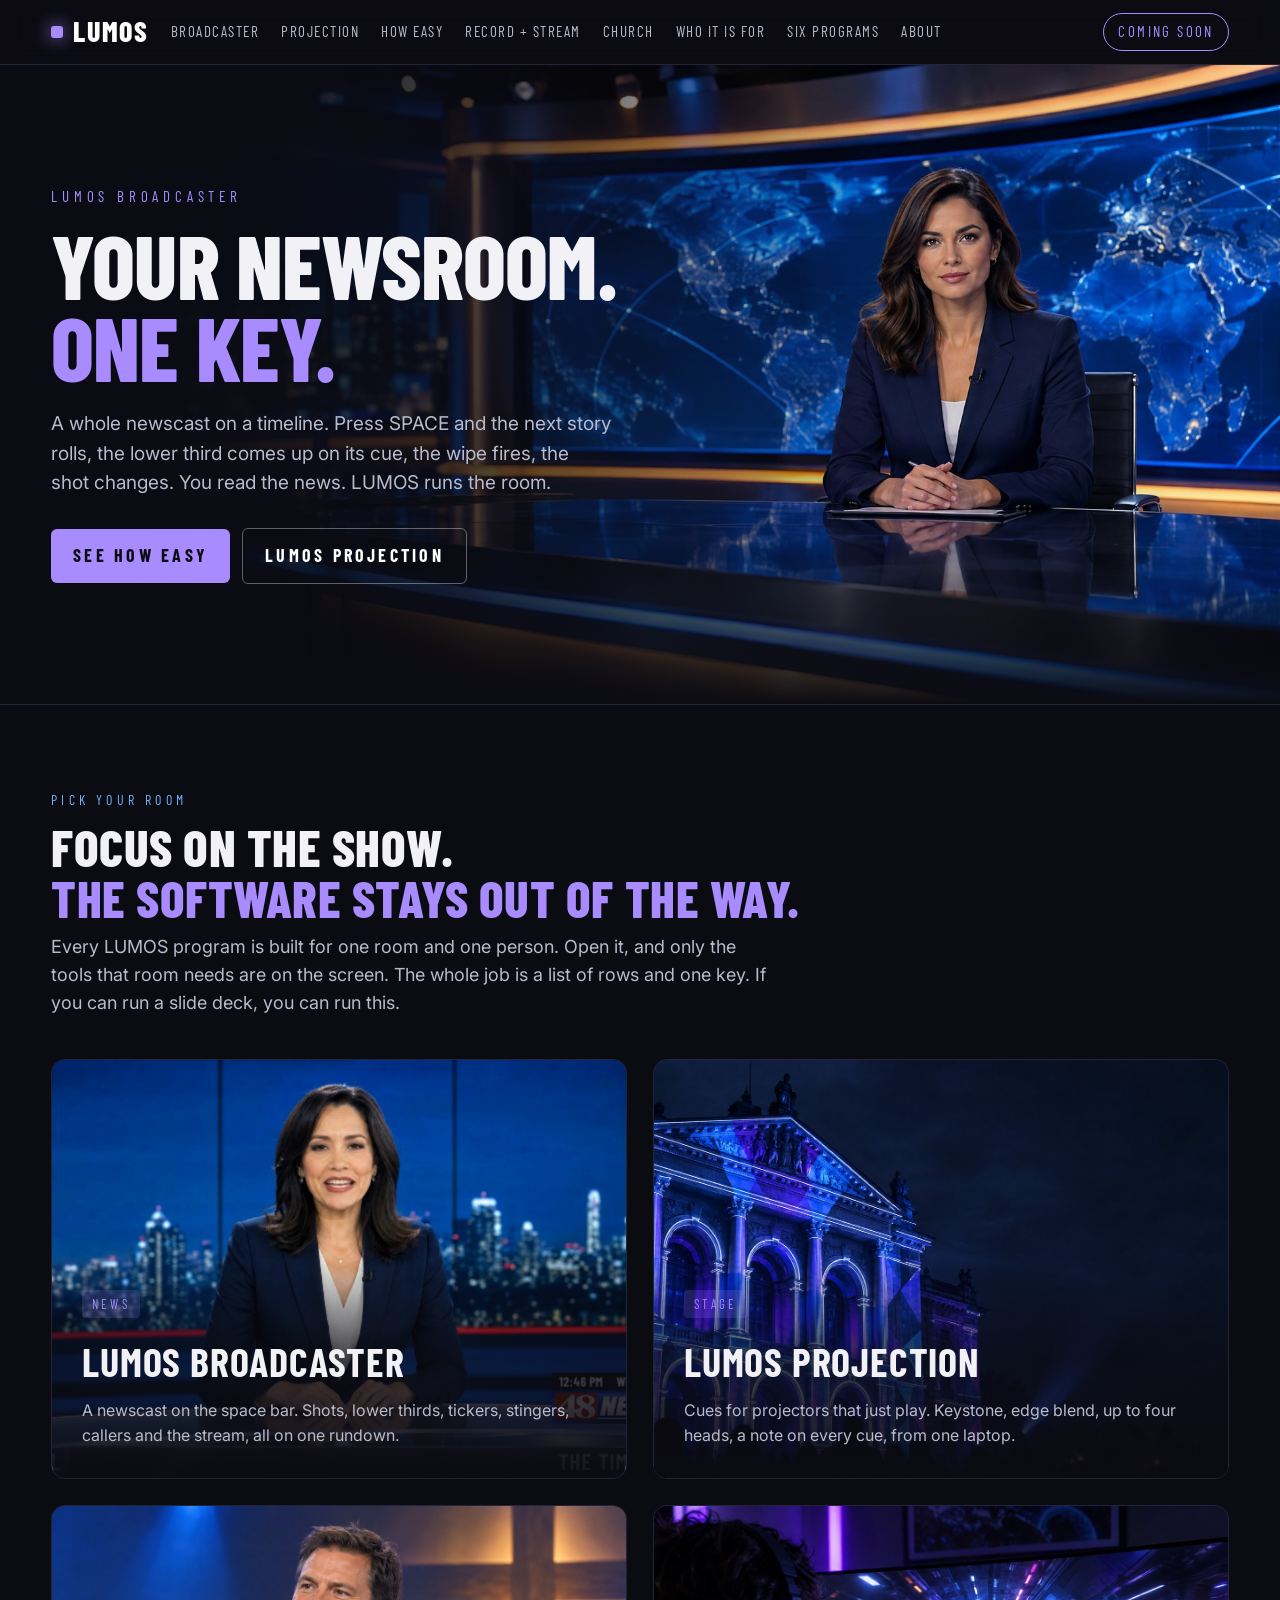
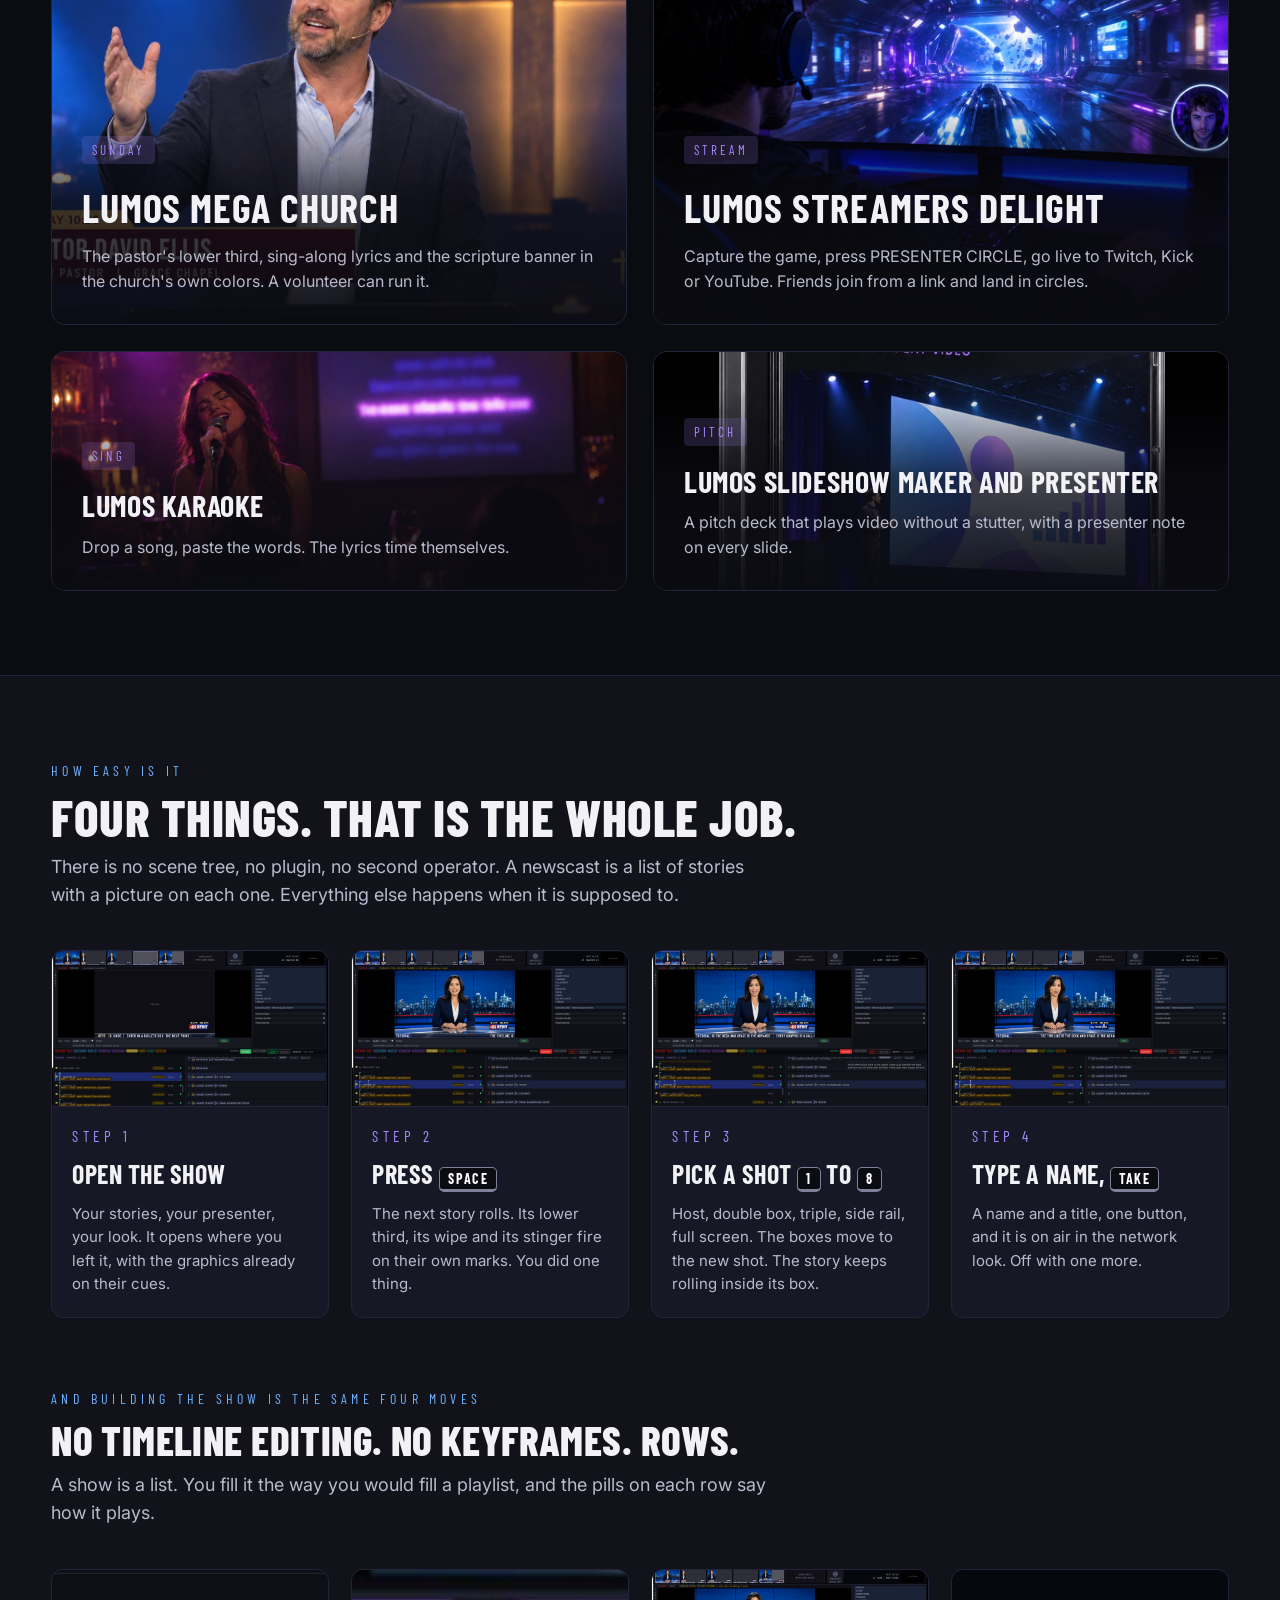
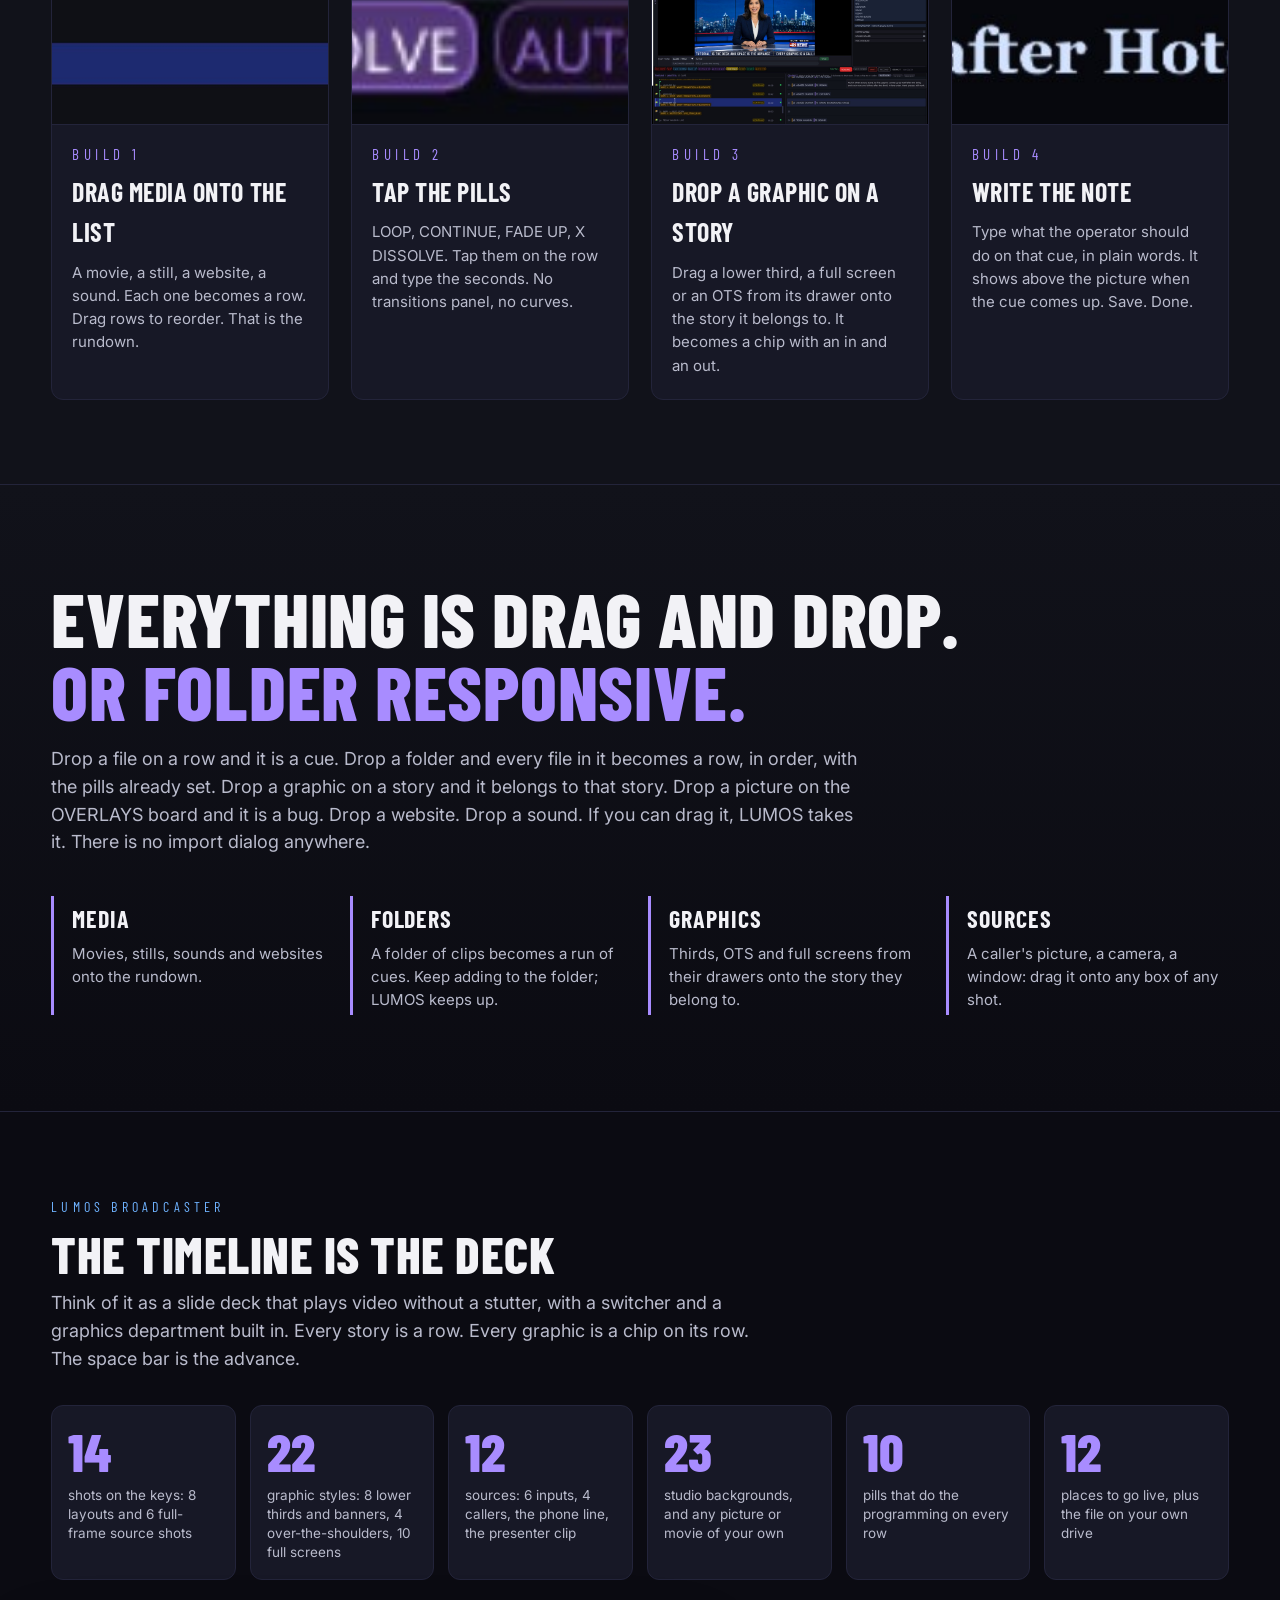
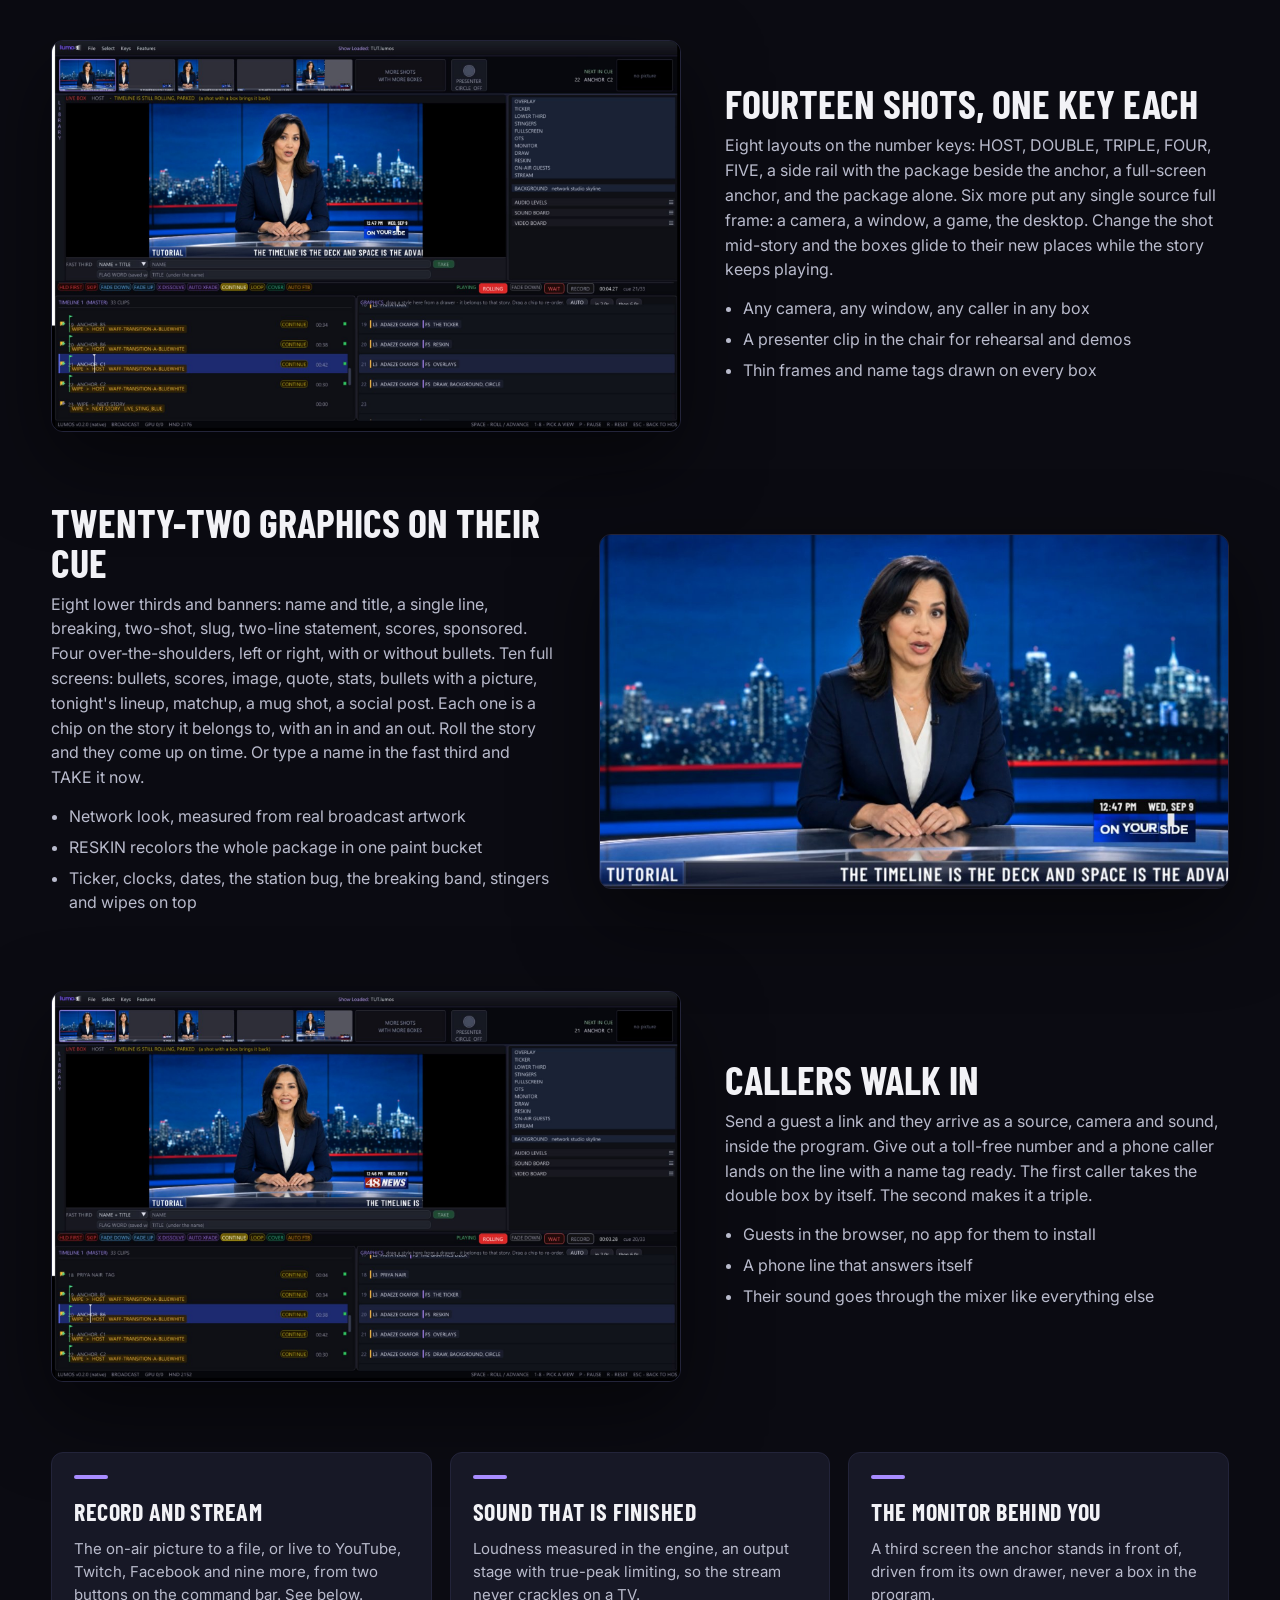
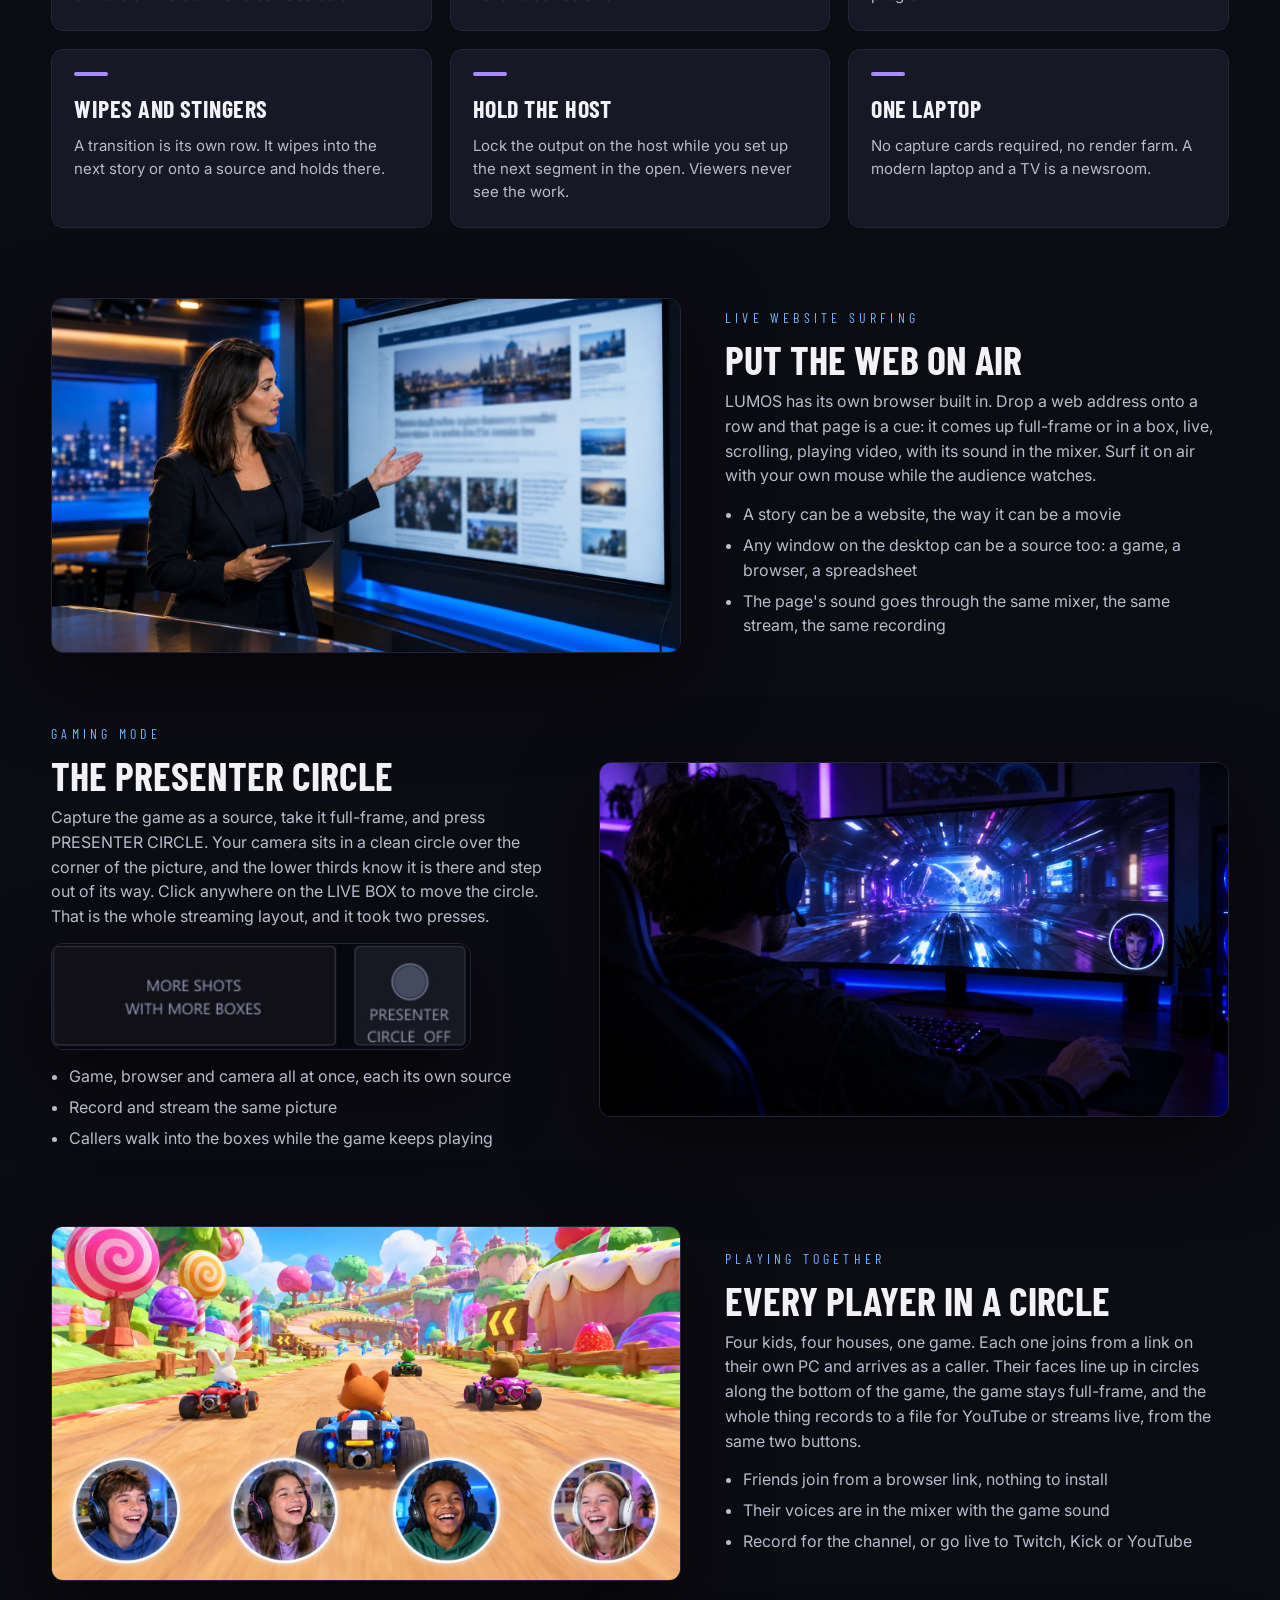
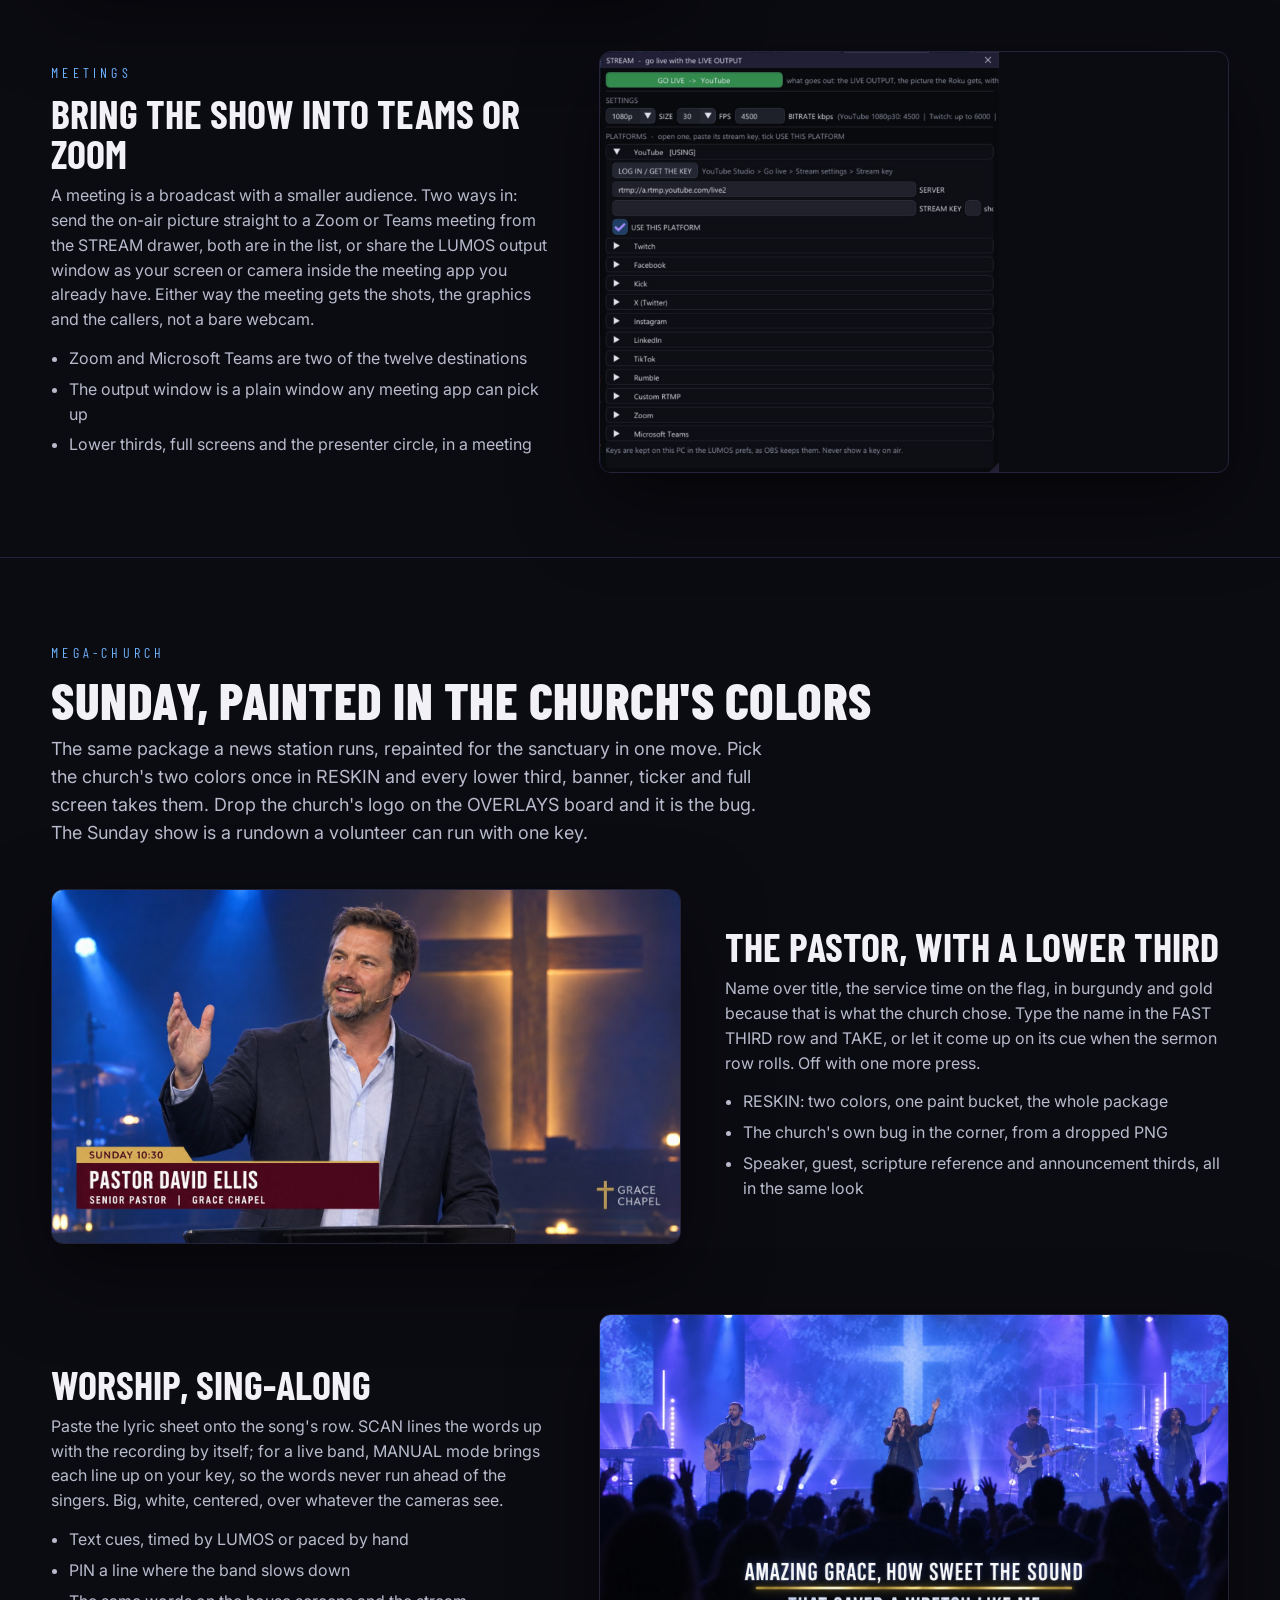
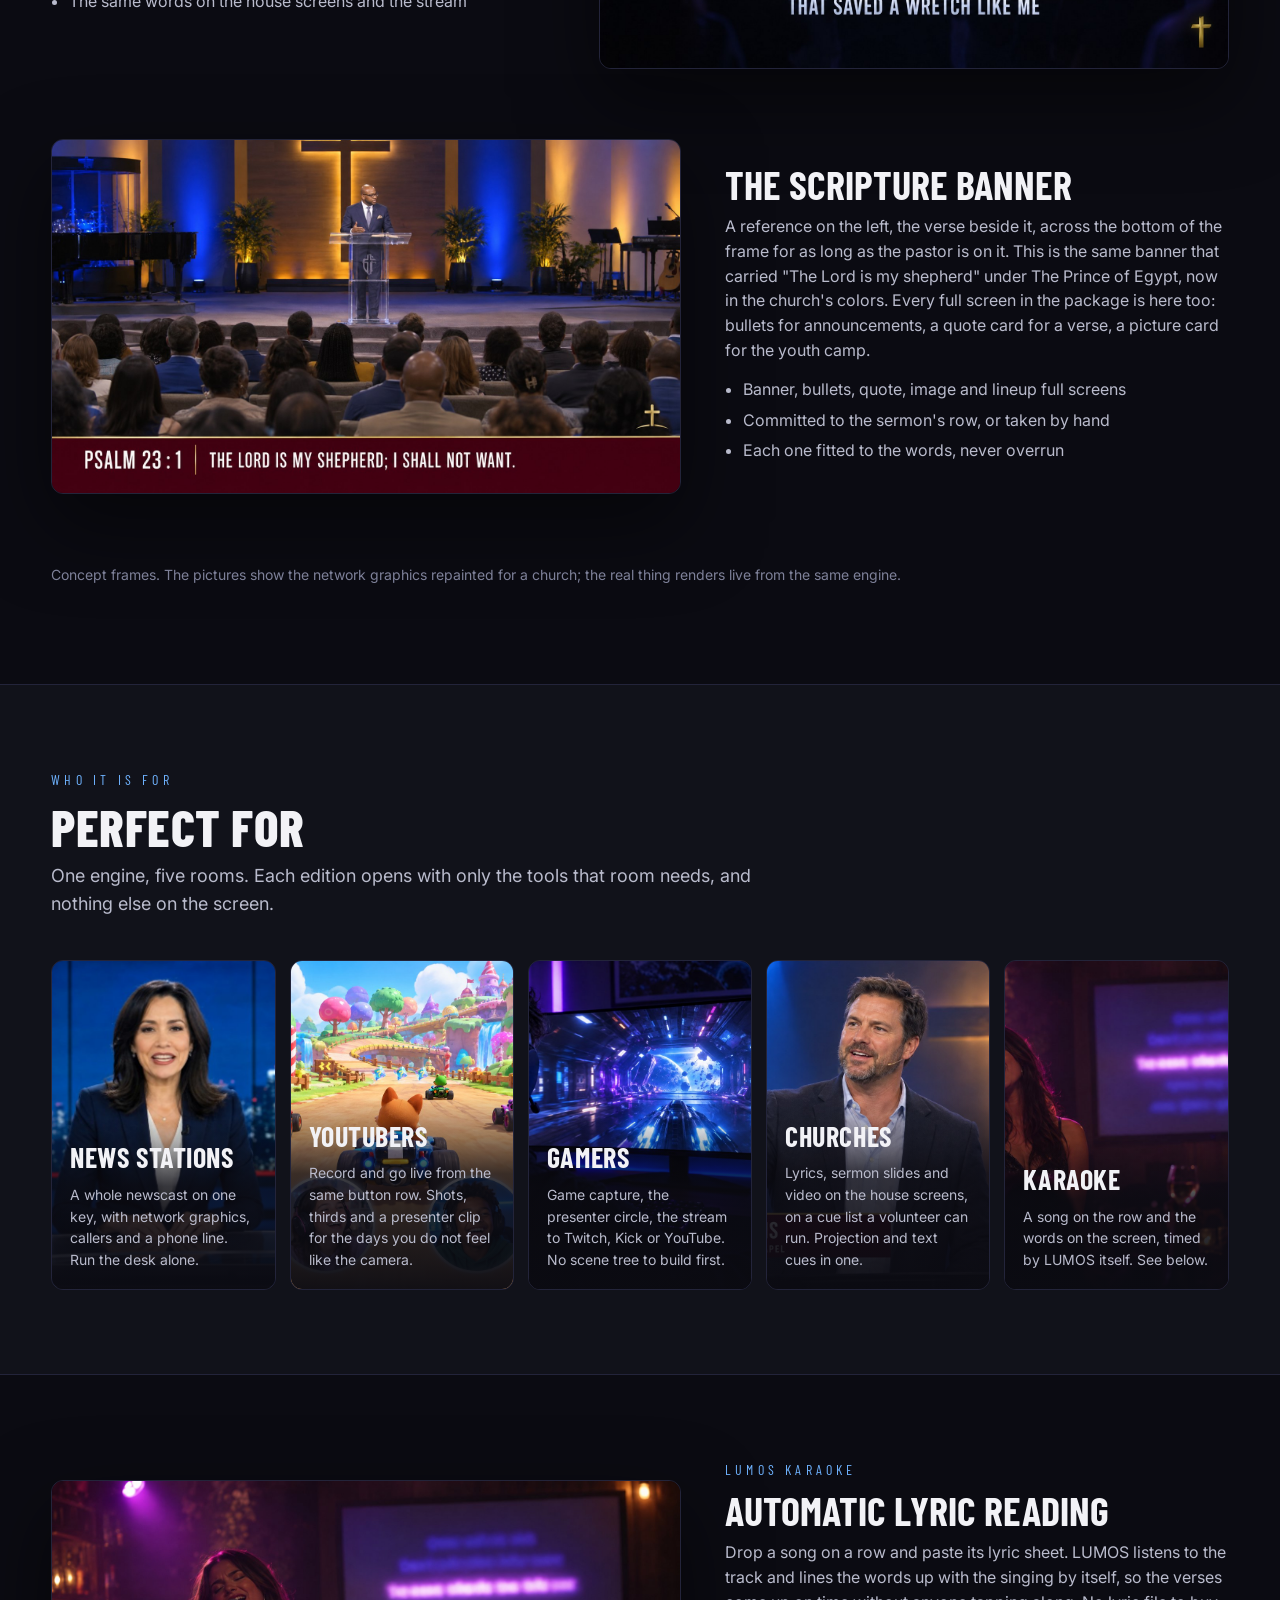
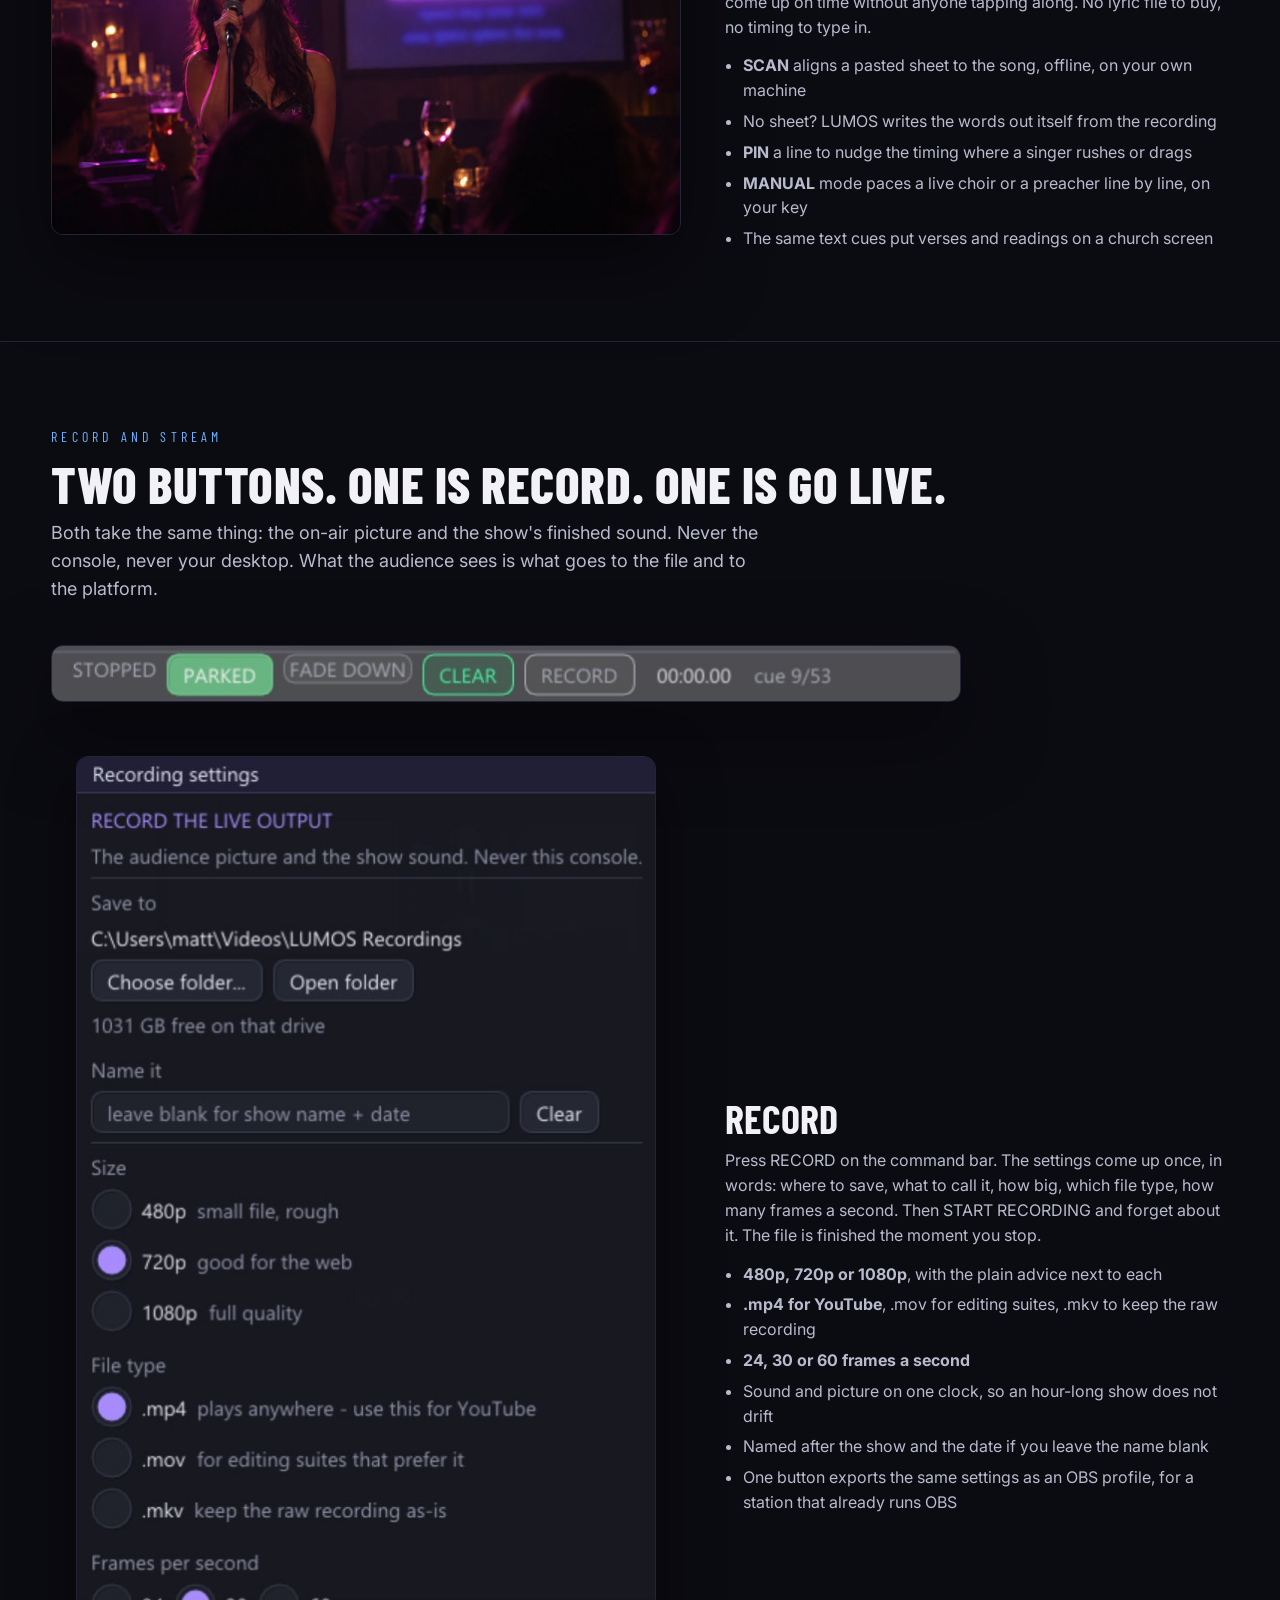
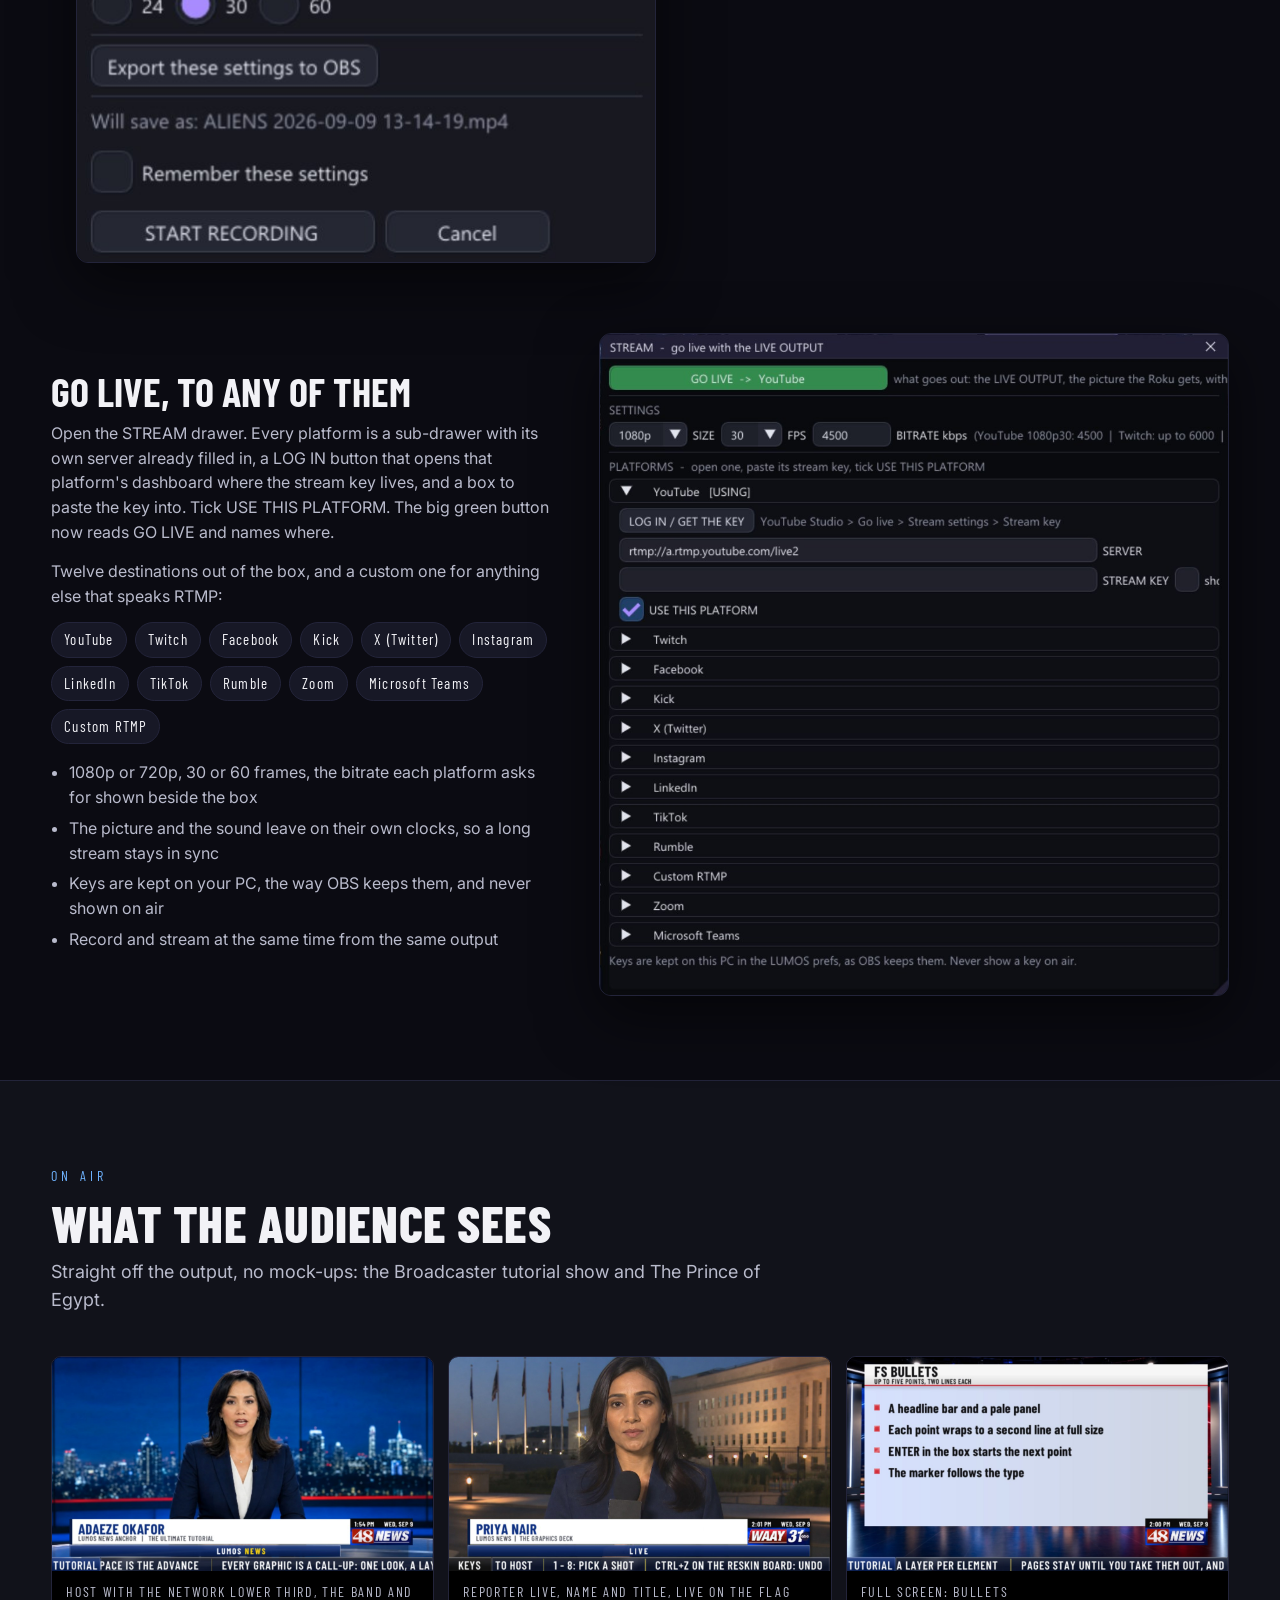
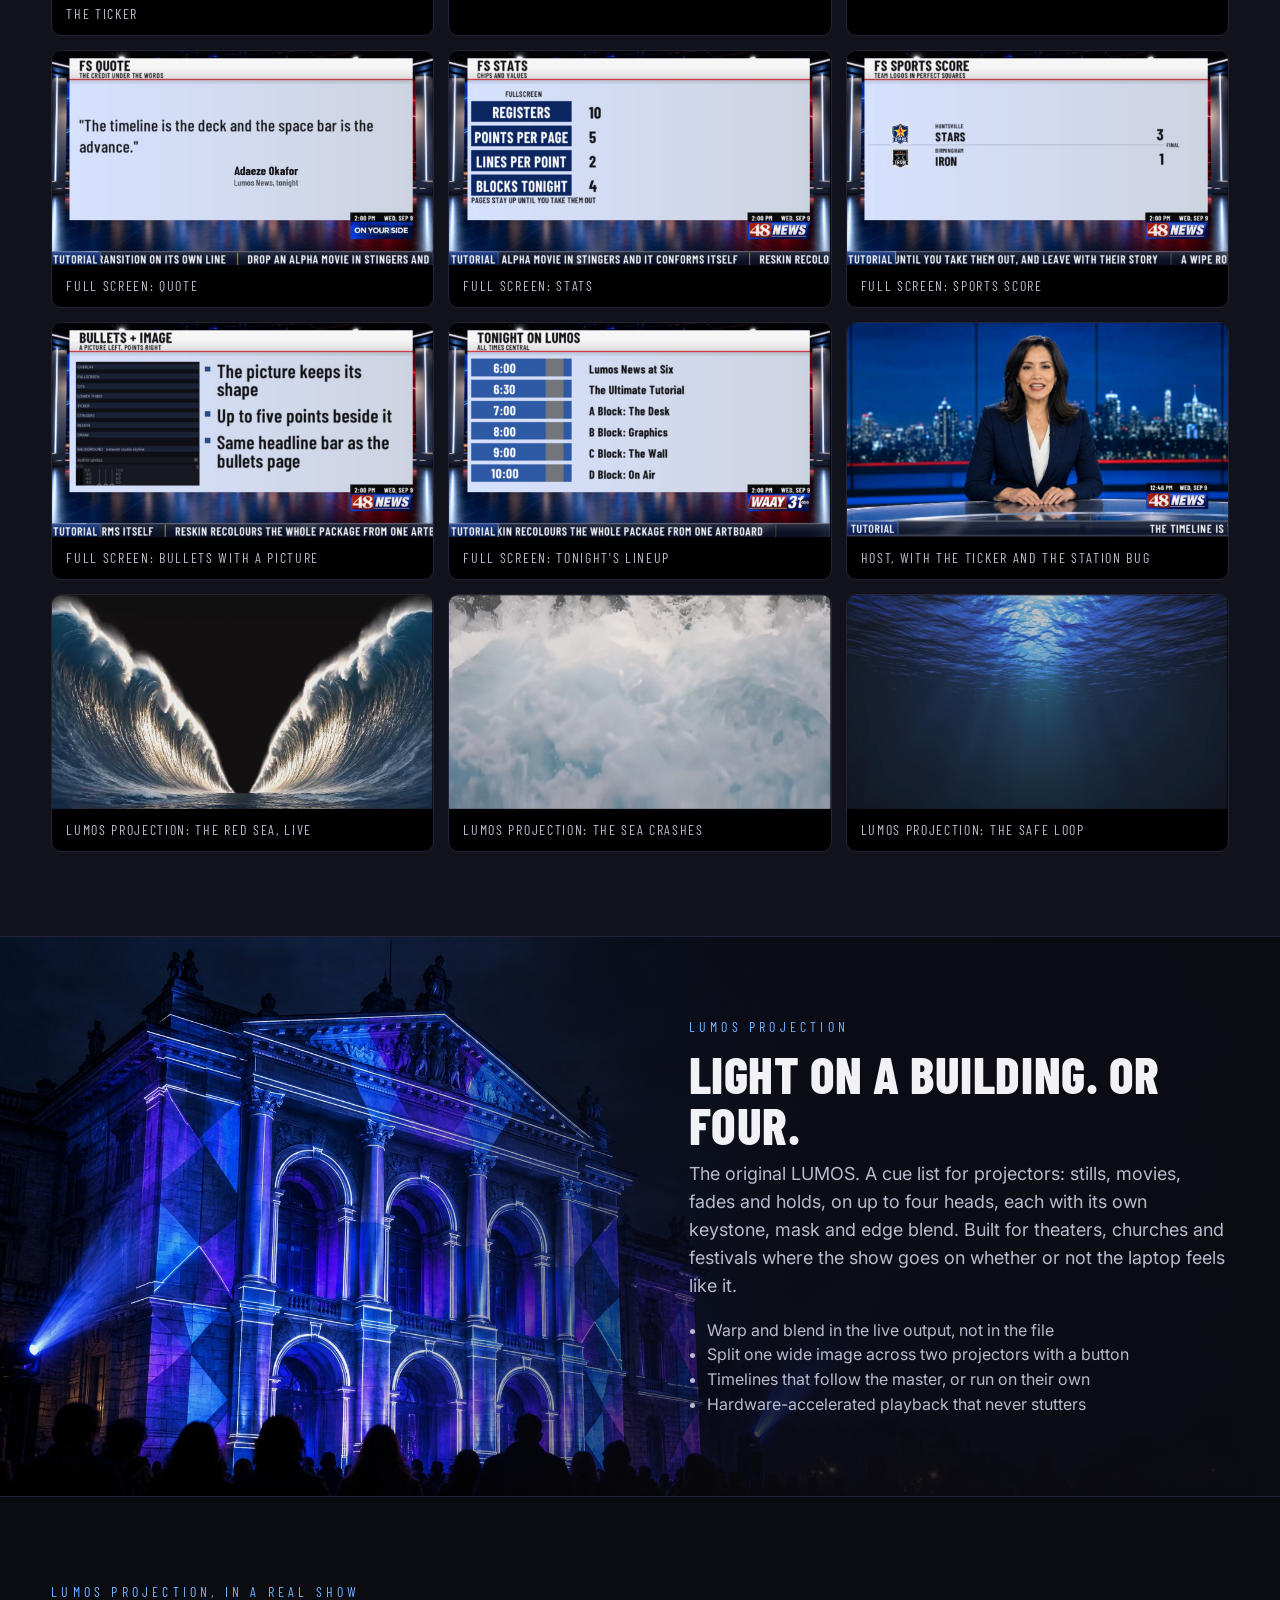
<file: index.html>
<!doctype html>
<html lang="en">
<head>
<meta charset="utf-8">
<meta name="viewport" content="width=device-width, initial-scale=1">
<meta name="robots" content="noindex, nofollow">
<title>LUMOS - Broadcaster and Projection - Coming Soon</title>
<link rel="preconnect" href="https://fonts.googleapis.com">
<link href="https://fonts.googleapis.com/css2?family=Barlow+Condensed:wght@500;600;700;800&family=Inter:wght@400;500;600&display=swap" rel="stylesheet">
<link rel="stylesheet" href="style.css">
</head>
<body>

<nav class="nav">
  <div class="wrap">
    <a class="brand" href="#top"><i></i>LUMOS</a>
    <a class="link" href="#broadcaster">BROADCASTER</a>
    <a class="link" href="#projection">PROJECTION</a>
    <a class="link" href="#easy">HOW EASY</a>
    <a class="link" href="#live">RECORD + STREAM</a>
    <a class="link" href="#church">CHURCH</a>
    <a class="link" href="#for">WHO IT IS FOR</a>
    <a class="link" href="#programs">SIX PROGRAMS</a>
    <a class="link" href="#author">ABOUT</a>
    <span class="spacer"></span>
    <span class="pill">COMING SOON</span>
  </div>
</nav>

<header class="hero" id="top">
  <img class="bg" src="img/hero_broadcaster.jpg" alt="">
  <div class="wrap">
    <div class="kicker">LUMOS Broadcaster</div>
    <h1>Your newsroom.<br><span>One key.</span></h1>
    <p class="lead">A whole newscast on a timeline. Press SPACE and the next story rolls, the lower third comes up on its cue, the wipe fires, the shot changes. You read the news. LUMOS runs the room.</p>
    <a class="cta" href="#easy">SEE HOW EASY</a><a class="cta ghost" href="#projection">LUMOS PROJECTION</a>
  </div>
</header>

<section>
  <div class="wrap">
    <div class="eyebrow">Pick your room</div>
    <h2>Focus on the show.<br><span style="color:var(--acc)">The software stays out of the way.</span></h2>
    <p class="sub">Every LUMOS program is built for one room and one person. Open it, and only the tools that room needs are on the screen. The whole job is a list of rows and one key. If you can run a slide deck, you can run this.</p>
    <div class="products four">
      <a class="card" href="#broadcaster">
        <img src="img/onair_roll1.jpg" alt="">
        <div class="body"><span class="tag">NEWS</span><h3>LUMOS Broadcaster</h3><p>A newscast on the space bar. Shots, lower thirds, tickers, stingers, callers and the stream, all on one rundown.</p></div>
      </a>
      <a class="card" href="#projection">
        <img src="img/hero_projection.jpg" alt="">
        <div class="body"><span class="tag">STAGE</span><h3>LUMOS Projection</h3><p>Cues for projectors that just play. Keystone, edge blend, up to four heads, a note on every cue, from one laptop.</p></div>
      </a>
      <a class="card" href="#church">
        <img src="img/art_pastor.jpg" alt="">
        <div class="body"><span class="tag">SUNDAY</span><h3>LUMOS Mega Church</h3><p>The pastor's lower third, sing-along lyrics and the scripture banner in the church's own colors. A volunteer can run it.</p></div>
      </a>
      <a class="card" href="#broadcaster">
        <img src="img/art_gaming.jpg" alt="">
        <div class="body"><span class="tag">STREAM</span><h3>LUMOS Streamers Delight</h3><p>Capture the game, press PRESENTER CIRCLE, go live to Twitch, Kick or YouTube. Friends join from a link and land in circles.</p></div>
      </a>
    </div>
    <div class="products minis">
      <a class="card mini" href="#karaoke">
        <img src="img/art_karaoke.jpg" alt="">
        <div class="body"><span class="tag">SING</span><h3>LUMOS Karaoke</h3><p>Drop a song, paste the words. The lyrics time themselves.</p></div>
      </a>
      <a class="card mini" href="#easy">
        <img src="img/cd_slideshow.jpg" alt="">
        <div class="body"><span class="tag">PITCH</span><h3>LUMOS Slideshow Maker and Presenter</h3><p>A pitch deck that plays video without a stutter, with a presenter note on every slide.</p></div>
      </a>
    </div>
  </section>

<section class="alt" id="easy">
  <div class="wrap">
    <div class="eyebrow">How easy is it</div>
    <h2>Four things. That is the whole job.</h2>
    <p class="sub">There is no scene tree, no plugin, no second operator. A newscast is a list of stories with a picture on each one. Everything else happens when it is supposed to.</p>
    <div class="steps">
      <div class="step"><img src="img/console_host.jpg" alt=""><div class="t"><div class="n">STEP 1</div><h4>Open the show</h4><p>Your stories, your presenter, your look. It opens where you left it, with the graphics already on their cues.</p></div></div>
      <div class="step"><img src="img/console_roll1.jpg" alt=""><div class="t"><div class="n">STEP 2</div><h4>Press <kbd>SPACE</kbd></h4><p>The next story rolls. Its lower third, its wipe and its stinger fire on their own marks. You did one thing.</p></div></div>
      <div class="step"><img src="img/console_roll3.jpg" alt=""><div class="t"><div class="n">STEP 3</div><h4>Pick a shot <kbd>1</kbd> to <kbd>8</kbd></h4><p>Host, double box, triple, side rail, full screen. The boxes move to the new shot. The story keeps rolling inside its box.</p></div></div>
      <div class="step"><img src="img/console_roll2.jpg" alt=""><div class="t"><div class="n">STEP 4</div><h4>Type a name, <kbd>TAKE</kbd></h4><p>A name and a title, one button, and it is on air in the network look. Off with one more.</p></div></div>
    </div>

    <div class="eyebrow" style="margin-top:70px">And building the show is the same four moves</div>
    <h2 style="font-size:clamp(30px,3.2vw,44px)">No timeline editing. No keyframes. Rows.</h2>
    <p class="sub">A show is a list. You fill it the way you would fill a playlist, and the pills on each row say how it plays.</p>
    <div class="steps">
      <div class="step"><img src="img/poe_rows.jpg" alt=""><div class="t"><div class="n">BUILD 1</div><h4>Drag media onto the list</h4><p>A movie, a still, a website, a sound. Each one becomes a row. Drag rows to reorder. That is the rundown.</p></div></div>
      <div class="step"><img src="img/poe_pills.jpg" alt=""><div class="t"><div class="n">BUILD 2</div><h4>Tap the pills</h4><p>LOOP, CONTINUE, FADE UP, X DISSOLVE. Tap them on the row and type the seconds. No transitions panel, no curves.</p></div></div>
      <div class="step"><img src="img/console_roll3.jpg" alt=""><div class="t"><div class="n">BUILD 3</div><h4>Drop a graphic on a story</h4><p>Drag a lower third, a full screen or an OTS from its drawer onto the story it belongs to. It becomes a chip with an in and an out.</p></div></div>
      <div class="step"><img src="img/poe_note.jpg" alt=""><div class="t"><div class="n">BUILD 4</div><h4>Write the note</h4><p>Type what the operator should do on that cue, in plain words. It shows above the picture when the cue comes up. Save. Done.</p></div></div>
    </div>
  </div>
</section>

<section class="state">
  <div class="wrap">
    <h2 class="big">Everything is drag and drop.<br><span>Or folder responsive.</span></h2>
    <p class="sub" style="max-width:820px;margin:18px 0 0">Drop a file on a row and it is a cue. Drop a folder and every file in it becomes a row, in order, with the pills already set. Drop a graphic on a story and it belongs to that story. Drop a picture on the OVERLAYS board and it is a bug. Drop a website. Drop a sound. If you can drag it, LUMOS takes it. There is no import dialog anywhere.</p>
    <div class="drops">
      <div><b>Media</b><p>Movies, stills, sounds and websites onto the rundown.</p></div>
      <div><b>Folders</b><p>A folder of clips becomes a run of cues. Keep adding to the folder; LUMOS keeps up.</p></div>
      <div><b>Graphics</b><p>Thirds, OTS and full screens from their drawers onto the story they belong to.</p></div>
      <div><b>Sources</b><p>A caller's picture, a camera, a window: drag it onto any box of any shot.</p></div>
    </div>
  </div>
</section>

<section id="broadcaster">
  <div class="wrap">
    <div class="eyebrow">LUMOS Broadcaster</div>
    <h2>The timeline is the deck</h2>
    <p class="sub">Think of it as a slide deck that plays video without a stutter, with a switcher and a graphics department built in. Every story is a row. Every graphic is a chip on its row. The space bar is the advance.</p>
    <div class="stats">
      <div><b>14</b><span>shots on the keys: 8 layouts and 6 full-frame source shots</span></div>
      <div><b>22</b><span>graphic styles: 8 lower thirds and banners, 4 over-the-shoulders, 10 full screens</span></div>
      <div><b>12</b><span>sources: 6 inputs, 4 callers, the phone line, the presenter clip</span></div>
      <div><b>23</b><span>studio backgrounds, and any picture or movie of your own</span></div>
      <div><b>10</b><span>pills that do the programming on every row</span></div>
      <div><b>12</b><span>places to go live, plus the file on your own drive</span></div>
    </div>

    <div class="row">
      <div class="pic"><img src="img/console_roll2.jpg" alt=""></div>
      <div>
        <h3>Fourteen shots, one key each</h3>
        <p>Eight layouts on the number keys: HOST, DOUBLE, TRIPLE, FOUR, FIVE, a side rail with the package beside the anchor, a full-screen anchor, and the package alone. Six more put any single source full frame: a camera, a window, a game, the desktop. Change the shot mid-story and the boxes glide to their new places while the story keeps playing.</p>
        <ul><li>Any camera, any window, any caller in any box</li><li>A presenter clip in the chair for rehearsal and demos</li><li>Thin frames and name tags drawn on every box</li></ul>
      </div>
    </div>

    <div class="row flip">
      <div class="pic"><img src="img/onair_roll2.jpg" alt=""></div>
      <div>
        <h3>Twenty-two graphics on their cue</h3>
        <p>Eight lower thirds and banners: name and title, a single line, breaking, two-shot, slug, two-line statement, scores, sponsored. Four over-the-shoulders, left or right, with or without bullets. Ten full screens: bullets, scores, image, quote, stats, bullets with a picture, tonight's lineup, matchup, a mug shot, a social post. Each one is a chip on the story it belongs to, with an in and an out. Roll the story and they come up on time. Or type a name in the fast third and TAKE it now.</p>
        <ul><li>Network look, measured from real broadcast artwork</li><li>RESKIN recolors the whole package in one paint bucket</li><li>Ticker, clocks, dates, the station bug, the breaking band, stingers and wipes on top</li></ul>
      </div>
    </div>

    <div class="row">
      <div class="pic"><img src="img/console_roll1.jpg" alt=""></div>
      <div>
        <h3>Callers walk in</h3>
        <p>Send a guest a link and they arrive as a source, camera and sound, inside the program. Give out a toll-free number and a phone caller lands on the line with a name tag ready. The first caller takes the double box by itself. The second makes it a triple.</p>
        <ul><li>Guests in the browser, no app for them to install</li><li>A phone line that answers itself</li><li>Their sound goes through the mixer like everything else</li></ul>
      </div>
    </div>

    <div class="grid">
      <a class="f" href="#live"><i></i><b>Record and stream</b><p>The on-air picture to a file, or live to YouTube, Twitch, Facebook and nine more, from two buttons on the command bar. See below.</p></a>
      <div class="f"><i></i><b>Sound that is finished</b><p>Loudness measured in the engine, an output stage with true-peak limiting, so the stream never crackles on a TV.</p></div>
      <div class="f"><i></i><b>The monitor behind you</b><p>A third screen the anchor stands in front of, driven from its own drawer, never a box in the program.</p></div>
      <div class="f"><i></i><b>Wipes and stingers</b><p>A transition is its own row. It wipes into the next story or onto a source and holds there.</p></div>
      <div class="f"><i></i><b>Hold the host</b><p>Lock the output on the host while you set up the next segment in the open. Viewers never see the work.</p></div>
      <div class="f"><i></i><b>One laptop</b><p>No capture cards required, no render farm. A modern laptop and a TV is a newsroom.</p></div>
    </div>

    <div class="row" style="margin-top:70px">
      <div class="pic"><img src="img/art_web.jpg" alt=""></div>
      <div>
        <div class="eyebrow">Live website surfing</div>
        <h3>Put the web on air</h3>
        <p>LUMOS has its own browser built in. Drop a web address onto a row and that page is a cue: it comes up full-frame or in a box, live, scrolling, playing video, with its sound in the mixer. Surf it on air with your own mouse while the audience watches.</p>
        <ul><li>A story can be a website, the way it can be a movie</li><li>Any window on the desktop can be a source too: a game, a browser, a spreadsheet</li><li>The page's sound goes through the same mixer, the same stream, the same recording</li></ul>
      </div>
    </div>

    <div class="row flip">
      <div class="pic"><img src="img/art_gaming.jpg" alt=""></div>
      <div>
        <div class="eyebrow">Gaming mode</div>
        <h3>The presenter circle</h3>
        <p>Capture the game as a source, take it full-frame, and press PRESENTER CIRCLE. Your camera sits in a clean circle over the corner of the picture, and the lower thirds know it is there and step out of its way. Click anywhere on the LIVE BOX to move the circle. That is the whole streaming layout, and it took two presses.</p>
        <div class="pic" style="max-width:420px;margin:14px 0"><img src="img/circle_button.jpg" alt="The PRESENTER CIRCLE button"></div>
        <ul><li>Game, browser and camera all at once, each its own source</li><li>Record and stream the same picture</li><li>Callers walk into the boxes while the game keeps playing</li></ul>
      </div>
    </div>

    <div class="row">
      <div class="pic"><img src="img/art_kids.jpg" alt=""></div>
      <div>
        <div class="eyebrow">Playing together</div>
        <h3>Every player in a circle</h3>
        <p>Four kids, four houses, one game. Each one joins from a link on their own PC and arrives as a caller. Their faces line up in circles along the bottom of the game, the game stays full-frame, and the whole thing records to a file for YouTube or streams live, from the same two buttons.</p>
        <ul><li>Friends join from a browser link, nothing to install</li><li>Their voices are in the mixer with the game sound</li><li>Record for the channel, or go live to Twitch, Kick or YouTube</li></ul>
      </div>
    </div>

    <div class="row flip">
      <div class="pic"><img src="img/stream_drawer.jpg" alt="" style="max-height:420px;object-fit:cover;object-position:top"></div>
      <div>
        <div class="eyebrow">Meetings</div>
        <h3>Bring the show into Teams or Zoom</h3>
        <p>A meeting is a broadcast with a smaller audience. Two ways in: send the on-air picture straight to a Zoom or Teams meeting from the STREAM drawer, both are in the list, or share the LUMOS output window as your screen or camera inside the meeting app you already have. Either way the meeting gets the shots, the graphics and the callers, not a bare webcam.</p>
        <ul><li>Zoom and Microsoft Teams are two of the twelve destinations</li><li>The output window is a plain window any meeting app can pick up</li><li>Lower thirds, full screens and the presenter circle, in a meeting</li></ul>
      </div>
    </div>
  </div>
</section>

<section id="church">
  <div class="wrap">
    <div class="eyebrow">Mega-church</div>
    <h2>Sunday, painted in the church's colors</h2>
    <p class="sub">The same package a news station runs, repainted for the sanctuary in one move. Pick the church's two colors once in RESKIN and every lower third, banner, ticker and full screen takes them. Drop the church's logo on the OVERLAYS board and it is the bug. The Sunday show is a rundown a volunteer can run with one key.</p>

    <div class="row">
      <div class="pic"><img src="img/art_pastor.jpg" alt=""></div>
      <div>
        <h3>The pastor, with a lower third</h3>
        <p>Name over title, the service time on the flag, in burgundy and gold because that is what the church chose. Type the name in the FAST THIRD row and TAKE, or let it come up on its cue when the sermon row rolls. Off with one more press.</p>
        <ul><li>RESKIN: two colors, one paint bucket, the whole package</li><li>The church's own bug in the corner, from a dropped PNG</li><li>Speaker, guest, scripture reference and announcement thirds, all in the same look</li></ul>
      </div>
    </div>

    <div class="row flip">
      <div class="pic"><img src="img/art_worship.jpg" alt=""></div>
      <div>
        <h3>Worship, sing-along</h3>
        <p>Paste the lyric sheet onto the song's row. SCAN lines the words up with the recording by itself; for a live band, MANUAL mode brings each line up on your key, so the words never run ahead of the singers. Big, white, centered, over whatever the cameras see.</p>
        <ul><li>Text cues, timed by LUMOS or paced by hand</li><li>PIN a line where the band slows down</li><li>The same words on the house screens and the stream</li></ul>
      </div>
    </div>

    <div class="row">
      <div class="pic"><img src="img/art_scripture.jpg" alt=""></div>
      <div>
        <h3>The scripture banner</h3>
        <p>A reference on the left, the verse beside it, across the bottom of the frame for as long as the pastor is on it. This is the same banner that carried "The Lord is my shepherd" under The Prince of Egypt, now in the church's colors. Every full screen in the package is here too: bullets for announcements, a quote card for a verse, a picture card for the youth camp.</p>
        <ul><li>Banner, bullets, quote, image and lineup full screens</li><li>Committed to the sermon's row, or taken by hand</li><li>Each one fitted to the words, never overrun</li></ul>
      </div>
    </div>
    <p style="color:var(--dim);font-size:14px;margin-top:26px">Concept frames. The pictures show the network graphics repainted for a church; the real thing renders live from the same engine.</p>
  </div>
</section>

<section class="alt" id="for">
  <div class="wrap">
    <div class="eyebrow">Who it is for</div>
    <h2>Perfect for</h2>
    <p class="sub">One engine, five rooms. Each edition opens with only the tools that room needs, and nothing else on the screen.</p>
    <div class="for">
      <a class="who" href="#broadcaster"><img src="img/onair_roll1.jpg" alt=""><div class="body"><b>News stations</b><p>A whole newscast on one key, with network graphics, callers and a phone line. Run the desk alone.</p></div></a>
      <a class="who" href="#live"><img src="img/art_kids.jpg" alt=""><div class="body"><b>YouTubers</b><p>Record and go live from the same button row. Shots, thirds and a presenter clip for the days you do not feel like the camera.</p></div></a>
      <a class="who" href="#broadcaster"><img src="img/art_gaming.jpg" alt=""><div class="body"><b>Gamers</b><p>Game capture, the presenter circle, the stream to Twitch, Kick or YouTube. No scene tree to build first.</p></div></a>
      <a class="who" href="#church"><img src="img/art_pastor.jpg" alt=""><div class="body"><b>Churches</b><p>Lyrics, sermon slides and video on the house screens, on a cue list a volunteer can run. Projection and text cues in one.</p></div></a>
      <a class="who" href="#karaoke"><img src="img/art_karaoke.jpg" alt=""><div class="body"><b>Karaoke</b><p>A song on the row and the words on the screen, timed by LUMOS itself. See below.</p></div></a>
    </div>
  </div>
</section>

<section id="karaoke">
  <div class="wrap">
    <div class="row">
      <div class="pic"><img src="img/art_karaoke.jpg" alt=""></div>
      <div>
        <div class="eyebrow">LUMOS Karaoke</div>
        <h3>Automatic lyric reading</h3>
        <p>Drop a song on a row and paste its lyric sheet. LUMOS listens to the track and lines the words up with the singing by itself, so the verses come up on time without anyone tapping along. No lyric file to buy, no timing to type in.</p>
        <ul>
          <li><b>SCAN</b> aligns a pasted sheet to the song, offline, on your own machine</li>
          <li>No sheet? LUMOS writes the words out itself from the recording</li>
          <li><b>PIN</b> a line to nudge the timing where a singer rushes or drags</li>
          <li><b>MANUAL</b> mode paces a live choir or a preacher line by line, on your key</li>
          <li>The same text cues put verses and readings on a church screen</li>
        </ul>
      </div>
    </div>
  </div>
</section>

<section id="live">
  <div class="wrap">
    <div class="eyebrow">Record and stream</div>
    <h2>Two buttons. One is RECORD. One is GO LIVE.</h2>
    <p class="sub">Both take the same thing: the on-air picture and the show's finished sound. Never the console, never your desktop. What the audience sees is what goes to the file and to the platform.</p>
    <div class="pic" style="margin-bottom:54px;max-width:910px"><img src="img/command_bar.jpg" alt="The command bar: CLEAR, RECORD, the clock"></div>

    <div class="row">
      <div class="pic" style="max-width:580px;justify-self:center"><img src="img/record_settings.jpg" alt="Recording settings"></div>
      <div>
        <h3>Record</h3>
        <p>Press RECORD on the command bar. The settings come up once, in words: where to save, what to call it, how big, which file type, how many frames a second. Then START RECORDING and forget about it. The file is finished the moment you stop.</p>
        <ul>
          <li><b>480p, 720p or 1080p</b>, with the plain advice next to each</li>
          <li><b>.mp4 for YouTube</b>, .mov for editing suites, .mkv to keep the raw recording</li>
          <li><b>24, 30 or 60 frames a second</b></li>
          <li>Sound and picture on one clock, so an hour-long show does not drift</li>
          <li>Named after the show and the date if you leave the name blank</li>
          <li>One button exports the same settings as an OBS profile, for a station that already runs OBS</li>
        </ul>
      </div>
    </div>

    <div class="row flip">
      <div class="pic" style="max-width:640px;justify-self:center"><img src="img/stream_drawer.jpg" alt="The STREAM drawer"></div>
      <div>
        <h3>Go live, to any of them</h3>
        <p>Open the STREAM drawer. Every platform is a sub-drawer with its own server already filled in, a LOG IN button that opens that platform's dashboard where the stream key lives, and a box to paste the key into. Tick USE THIS PLATFORM. The big green button now reads GO LIVE and names where.</p>
        <p>Twelve destinations out of the box, and a custom one for anything else that speaks RTMP:</p>
        <div class="plats">
          <span>YouTube</span><span>Twitch</span><span>Facebook</span><span>Kick</span><span>X (Twitter)</span><span>Instagram</span><span>LinkedIn</span><span>TikTok</span><span>Rumble</span><span>Zoom</span><span>Microsoft Teams</span><span>Custom RTMP</span>
        </div>
        <ul>
          <li>1080p or 720p, 30 or 60 frames, the bitrate each platform asks for shown beside the box</li>
          <li>The picture and the sound leave on their own clocks, so a long stream stays in sync</li>
          <li>Keys are kept on your PC, the way OBS keeps them, and never shown on air</li>
          <li>Record and stream at the same time from the same output</li>
        </ul>
      </div>
    </div>
  </div>
</section>

<section class="alt">
  <div class="wrap">
    <div class="eyebrow">On air</div>
    <h2>What the audience sees</h2>
    <p class="sub">Straight off the output, no mock-ups: the Broadcaster tutorial show and The Prince of Egypt.</p>
    <div class="gallery">
      <figure><img src="img/onair_l3.jpg" alt=""><figcaption>Host with the network lower third, the band and the ticker</figcaption></figure>
      <figure><img src="img/onair_reporter.jpg" alt=""><figcaption>Reporter live, name and title, LIVE on the flag</figcaption></figure>
      <figure><img src="img/onair_bullets.jpg" alt=""><figcaption>Full screen: bullets</figcaption></figure>
      <figure><img src="img/onair_quote.jpg" alt=""><figcaption>Full screen: quote</figcaption></figure>
      <figure><img src="img/onair_stats.jpg" alt=""><figcaption>Full screen: stats</figcaption></figure>
      <figure><img src="img/onair_score.jpg" alt=""><figcaption>Full screen: sports score</figcaption></figure>
      <figure><img src="img/onair_bulimg.jpg" alt=""><figcaption>Full screen: bullets with a picture</figcaption></figure>
      <figure><img src="img/onair_lineup.jpg" alt=""><figcaption>Full screen: tonight's lineup</figcaption></figure>
      <figure><img src="img/onair_roll1.jpg" alt=""><figcaption>Host, with the ticker and the station bug</figcaption></figure>
      <figure><img src="img/poe_onair_console.jpg" alt=""><figcaption>LUMOS Projection: the Red Sea, live</figcaption></figure>
      <figure><img src="img/poe_onair_go2.jpg" alt=""><figcaption>LUMOS Projection: the sea crashes</figcaption></figure>
      <figure><img src="img/poe_onair_go3.jpg" alt=""><figcaption>LUMOS Projection: the safe loop</figcaption></figure>
    </div>
  </div>
</section>

<section class="band" id="projection" style="padding:0">
  <img class="bg" src="img/hero_projection.jpg" alt="">
  <div class="wrap">
    <div class="copy">
      <div class="eyebrow">LUMOS Projection</div>
      <h2>Light on a building. Or four.</h2>
      <p class="sub" style="margin-bottom:18px">The original LUMOS. A cue list for projectors: stills, movies, fades and holds, on up to four heads, each with its own keystone, mask and edge blend. Built for theaters, churches and festivals where the show goes on whether or not the laptop feels like it.</p>
      <ul style="color:var(--ink2);padding-left:18px;margin:0">
        <li>Warp and blend in the live output, not in the file</li>
        <li>Split one wide image across two projectors with a button</li>
        <li>Timelines that follow the master, or run on their own</li>
        <li>Hardware-accelerated playback that never stutters</li>
      </ul>
    </div>
  </div>
</section>

<section id="setup">
  <div class="wrap">
    <div class="eyebrow">LUMOS Projection, in a real show</div>
    <h2>A stage show, set up in an afternoon</h2>
    <p class="sub">The Prince of Egypt, staged with LUMOS Projection: 111 cues, a parted sea, a plague of hail, a safe loop to sit in while the actors catch up. One operator, one laptop, one key. Here is how it was put together.</p>

    <div class="row">
      <div class="pic"><img src="img/poe_console.jpg" alt=""></div>
      <div>
        <h3>Drop the clips in order</h3>
        <p>Every cue is a row. Drag a movie or a still onto the list and it is a cue. The preview shows what is on the wall, the strip on the left shows what is next, and the big note above tells the operator what to do at this moment of the show.</p>
        <ul><li>A note per cue, in plain words, in the operator's own handwriting</li><li>NEXT IN CUE shows the picture that is about to go up</li><li>Four timelines: one master, three that follow or run alone</li></ul>
      </div>
    </div>

    <div class="row flip">
      <div class="pic"><img src="img/poe_note.jpg" alt="" style="width:100%"></div>
      <div>
        <h3>The note is the script</h3>
        <p>"You are now in a loop. Crash it after Hotep says RA! and music begins it." That is the whole cue sheet for that moment, written on the cue itself. The operator reads it off the top of the screen and presses SPACE when the actor says the word. Nobody needs a second monitor or a paper script.</p>
      </div>
    </div>

    <div class="row">
      <div class="pic"><img src="img/poe_mapping.jpg" alt=""></div>
      <div>
        <h3>Map it to the set</h3>
        <p>The projection mapping editor lives inside the live output. Pin the corners to the flats, warp onto a cube, a cylinder or a sphere, blend two projectors into one wide image, and watch the movie keep playing while you do it. What you see in the editor is what is on the wall.</p>
        <ul><li>Keystone, mask and edge blend per projector</li><li>Flat, cube, pyramid, sphere, cylinder and cone surfaces</li><li>Copy a map to the next projector, apply it to all</li></ul>
      </div>
    </div>
  </div>
</section>

<section class="alt" id="pills">
  <div class="wrap">
    <div class="eyebrow">The pills</div>
    <h2>Tap a pill. That is the programming.</h2>
    <p class="sub">There is no scripting in LUMOS. A cue does what its pills say. Tap one on the row and it lights up. Every LUMOS program works this way.</p>
    <div class="pic" style="margin-bottom:26px;max-width:1070px"><img src="img/poe_pills.jpg" alt="The pill row"></div>
    <div class="grid pills">
      <div class="f"><span class="pill-chip c-red">HLD FIRST</span><p>Hold on the first frame until SPACE. The picture is up, the movie waits for the actor.</p></div>
      <div class="f"><span class="pill-chip c-red">SKIP</span><p>Leave this row in the list but jump past it tonight.</p></div>
      <div class="f"><span class="pill-chip c-blue">FADE DOWN</span><p>Fade the wall to black at the end of this cue, over the seconds you give it.</p></div>
      <div class="f"><span class="pill-chip c-blue">FADE UP</span><p>Come up from black into this cue instead of cutting.</p></div>
      <div class="f"><span class="pill-chip c-purple">X DISSOLVE</span><p>Cross-dissolve from the last picture into this one. Type the seconds on the row.</p></div>
      <div class="f"><span class="pill-chip c-purple">AUTO XFADE</span><p>Start dissolving into the next cue before this one ends, by itself, so a sequence flows without a press.</p></div>
      <div class="f"><span class="pill-chip c-gold">CONTINUE</span><p>When this cue ends, roll straight into the next one. A run of clips becomes one press.</p></div>
      <div class="f"><span class="pill-chip c-gold">LOOP</span><p>Play this cue round and round until SPACE. The safe place to sit while the scene runs long.</p></div>
      <div class="f"><span class="pill-chip c-green">COVER</span><p>Hold the last frame on the wall while the next cue loads behind it. No black, ever.</p></div>
      <div class="f"><span class="pill-chip c-gold">AUTO FTB</span><p>Fade to black on its own when the cue runs out, for closers and beds.</p></div>
    </div>
    <div class="pic" style="margin-top:26px"><img src="img/poe_rows.jpg" alt="Rows with their pills"></div>
    <p style="color:var(--dim);font-size:14px;margin-top:10px">A LOOP with a two-second X DISSOLVE, a FADE UP over six, a CONTINUE. Read straight off the rows of The Prince of Egypt.</p>
  </div>
</section>

<section id="specs">
  <div class="wrap">
    <div class="eyebrow">System</div>
    <h2>What it runs on</h2>
    <p class="sub">LUMOS is native Windows code on Direct3D 11, with hardware video decode. It runs on the laptop you already own. Final numbers will be published with the release; these are the machines it is being built and shown on.</p>
    <div class="specs">
      <div class="spec"><b>Operating system</b><p>Windows 10 64-bit (build 1909 or later) or Windows 11.</p></div>
      <div class="spec"><b>Graphics</b><p>Any DirectX 11 GPU with hardware H.264 and HEVC decode. NVIDIA GeForce GTX 1650 or better recommended for 4K movies and multi-projector output; Intel Iris Xe and AMD Radeon are fine for HD.</p></div>
      <div class="spec"><b>Processor and memory</b><p>A quad-core CPU and 8 GB of RAM minimum; 16 GB recommended when a show carries many large stills.</p></div>
      <div class="spec"><b>Storage</b><p>An SSD. Movies are read straight off the drive; a spinning disk will stutter.</p></div>
      <div class="spec"><b>Outputs</b><p>Broadcaster: a second display or TV, HDMI or wireless cast, plus your webcam. Projection: up to four projectors on the GPU's own outputs, or one over HDMI and three over a splitter.</p></div>
      <div class="spec"><b>Sound</b><p>Any Windows audio device. WASAPI exclusive mode for the cleanest output; the on-board jack is enough.</p></div>
      <div class="spec"><b>Network</b><p>Only for what needs it: streaming, guests in the browser, and the call-in line. A show plays with the cable unplugged.</p></div>
      <div class="spec"><b>Not required</b><p>No capture card, no render farm, no subscription to a cloud, no second computer.</p></div>
    </div>
  </div>
</section>

<section class="alt" id="author">
  <div class="wrap">
    <div class="eyebrow">About the author</div>
    <h2>Made by one broadcast artist. For the room he works in.</h2>
    <div class="row" style="margin:0">
      <div>
        <p class="sub" style="margin-bottom:18px">LUMOS is written by <b style="color:#fff">Matt Warren</b>, a graphic artist in Huntsville, Alabama. Since 2015 he has been the graphic artist at WAFF 48, the NBC affiliate, building broadcast graphics and the VizRT templates that drive them. His work has earned multiple Emmy nominations over the years and multiple Abby Awards.</p>
        <p style="color:var(--ink2)">Away from the newsroom he projects theater: interactive backdrops for <em>The Wizard of Oz</em>, <em>The Sound of Music</em>, <em>The Prince of Egypt</em> and <em>Space Monkeys</em>, built in Unreal Engine, After Effects and software of his own. LUMOS is that software, grown up: the projection rig from the theater and the graphics desk from the station, in one program that one person can run.</p>
        <p style="color:var(--ink2)">His own line, from his own site: <em>"100% Made by a human. Me."</em></p>
        <p style="margin-top:26px"><a class="cta" href="https://www.mattjwarren.com" target="_blank" rel="noopener">MATTJWARREN.COM</a><a class="cta ghost" href="https://www.mattjwarren.com" target="_blank" rel="noopener">THE THEATRE WORK</a></p>
      </div>
      <div class="pic"><img src="img/poe_onair_console.jpg" alt="The Prince of Egypt, projected with LUMOS"></div>
    </div>
  </div>
</section>

<section class="alt" id="programs">
  <div class="wrap">
    <div class="eyebrow">Six programs</div>
    <h2>Six programs. Each one built for its room.</h2>
    <p class="sub">Each LUMOS program is tailored to the person running it. On the screen are only the tools that room needs, and nothing from the other rooms. A church never sees a sports score; a streamer never sees a keystone. Learn one afternoon, run it that night.</p>
    <div class="cases">
      <a class="case" href="#broadcaster"><img src="img/cd_broadcaster.jpg" alt="LUMOS Broadcaster"><b>LUMOS Broadcaster</b><p>A newscast on one key. Shots, thirds, tickers, callers, the phone line, record and stream.</p></a>
      <a class="case" href="#projection"><img src="img/cd_projection.jpg" alt="LUMOS Projection"><b>LUMOS Projection</b><p>Cues for projectors. Keystone, mask, edge blend, up to four heads, the mapping editor.</p></a>
      <a class="case" href="#church"><img src="img/cd_church.jpg" alt="LUMOS Mega Church"><b>LUMOS Mega Church</b><p>Sunday in the church's colors. Pastor thirds, sing-along lyrics, the scripture banner, house screens.</p></a>
      <a class="case" href="#broadcaster"><img src="img/cd_streamers.jpg" alt="LUMOS Streamers Delight"><b>LUMOS Streamers Delight</b><p>Game capture, the presenter circle, friends in circles, straight to Twitch, Kick or YouTube.</p></a>
      <a class="case" href="#karaoke"><img src="img/cd_karaoke.jpg" alt="LUMOS Karaoke"><b>LUMOS Karaoke</b><p>Drop a song, paste the words. The lyrics time themselves and come up on the screen.</p></a>
      <a class="case" href="#easy"><img src="img/cd_slideshow.jpg" alt="LUMOS Slideshow Maker and Presenter"><b>LUMOS Slideshow Maker and Presenter</b><p>A deck that plays video without a stutter, with fades, holds and a presenter note on every slide.</p></a>
    </div>
    <p style="color:var(--dim);font-size:14px;margin-top:22px">Each program is its own install, tailored to its user, with nothing from the other rooms on the screen.</p>
  </div>
</section>

<section class="soon">
  <div class="wrap">
    <div class="eyebrow">Both programs</div>
    <h2>Coming soon</h2>
    <p>LUMOS Broadcaster and LUMOS Projection are in the hands of a small number of shows right now. No release date yet, no list to join yet. This page is the whole announcement.</p>
    <p class="training">TRAINING COMING SOON</p>
    <p style="margin-top:6px">Short videos, one feature each, made with LUMOS itself. They arrive with the release.</p>
  </div>
</section>

<div class="wrap">
  <footer>
    <span>&copy; 2026 Matthew Warren. LUMOS is a work in progress.</span>
    <a href="consent.html">Call-in line and texts</a>
    <a href="privacy.html">Privacy</a>
  </footer>
</div>

</body>
</html>
</file>
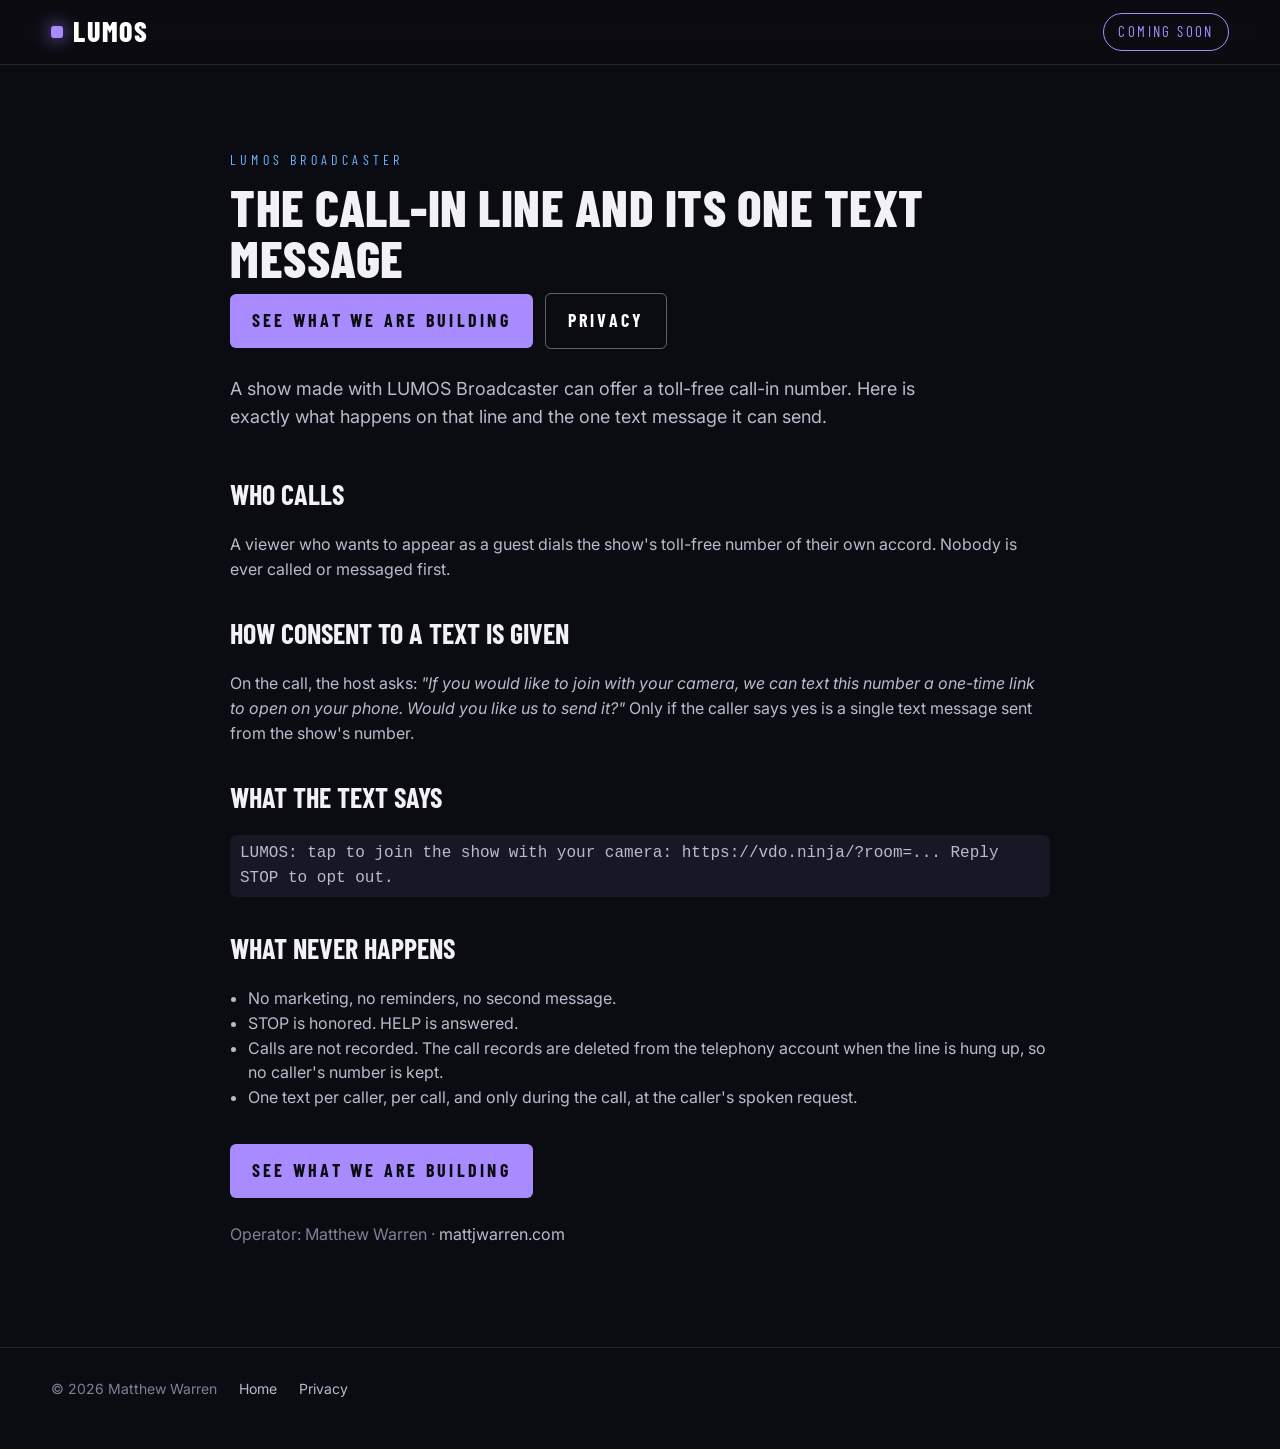
<file: consent.html>
<!doctype html>
<html lang="en">
<head>
<meta charset="utf-8">
<meta name="viewport" content="width=device-width, initial-scale=1">
<meta name="robots" content="noindex, nofollow">
<title>LUMOS - The call-in line and its one text message</title>
<link href="https://fonts.googleapis.com/css2?family=Barlow+Condensed:wght@600;800&family=Inter:wght@400;600&display=swap" rel="stylesheet">
<link rel="stylesheet" href="style.css">
</head>
<body>
<nav class="nav"><div class="wrap"><a class="brand" href="index.html"><i></i>LUMOS</a><span class="spacer"></span><span class="pill">COMING SOON</span></div></nav>
<section>
  <div class="wrap" style="max-width:820px">
    <div class="eyebrow">LUMOS Broadcaster</div>
    <h2>The call-in line and its one text message</h2>
    <p style="margin:0 0 26px"><a class="cta" href="index.html">SEE WHAT WE ARE BUILDING</a><a class="cta ghost" href="privacy.html">PRIVACY</a></p>
    <p class="sub">A show made with LUMOS Broadcaster can offer a toll-free call-in number. Here is exactly what happens on that line and the one text message it can send.</p>
    <h3 style="font-family:var(--cond);font-size:28px;text-transform:uppercase;margin:30px 0 8px">Who calls</h3>
    <p style="color:var(--ink2)">A viewer who wants to appear as a guest dials the show's toll-free number of their own accord. Nobody is ever called or messaged first.</p>
    <h3 style="font-family:var(--cond);font-size:28px;text-transform:uppercase;margin:30px 0 8px">How consent to a text is given</h3>
    <p style="color:var(--ink2)">On the call, the host asks: <em>"If you would like to join with your camera, we can text this number a one-time link to open on your phone. Would you like us to send it?"</em> Only if the caller says yes is a single text message sent from the show's number.</p>
    <h3 style="font-family:var(--cond);font-size:28px;text-transform:uppercase;margin:30px 0 8px">What the text says</h3>
    <p style="color:var(--ink2)"><code style="background:var(--bg3);padding:6px 10px;border-radius:6px;display:inline-block">LUMOS: tap to join the show with your camera: https://vdo.ninja/?room=...  Reply STOP to opt out.</code></p>
    <h3 style="font-family:var(--cond);font-size:28px;text-transform:uppercase;margin:30px 0 8px">What never happens</h3>
    <ul style="color:var(--ink2);padding-left:18px"><li>No marketing, no reminders, no second message.</li><li>STOP is honored. HELP is answered.</li><li>Calls are not recorded. The call records are deleted from the telephony account when the line is hung up, so no caller's number is kept.</li><li>One text per caller, per call, and only during the call, at the caller's spoken request.</li></ul>
    <p style="margin:34px 0 0"><a class="cta" href="index.html">SEE WHAT WE ARE BUILDING</a></p>
    <p style="color:var(--dim);margin-top:24px">Operator: Matthew Warren &middot; <a href="https://www.mattjwarren.com" style="color:var(--ink2)">mattjwarren.com</a></p>
  </div>
</section>
<div class="wrap"><footer><span>&copy; 2026 Matthew Warren</span><a href="index.html">Home</a><a href="privacy.html">Privacy</a></footer></div>
</body>
</html>
</file>
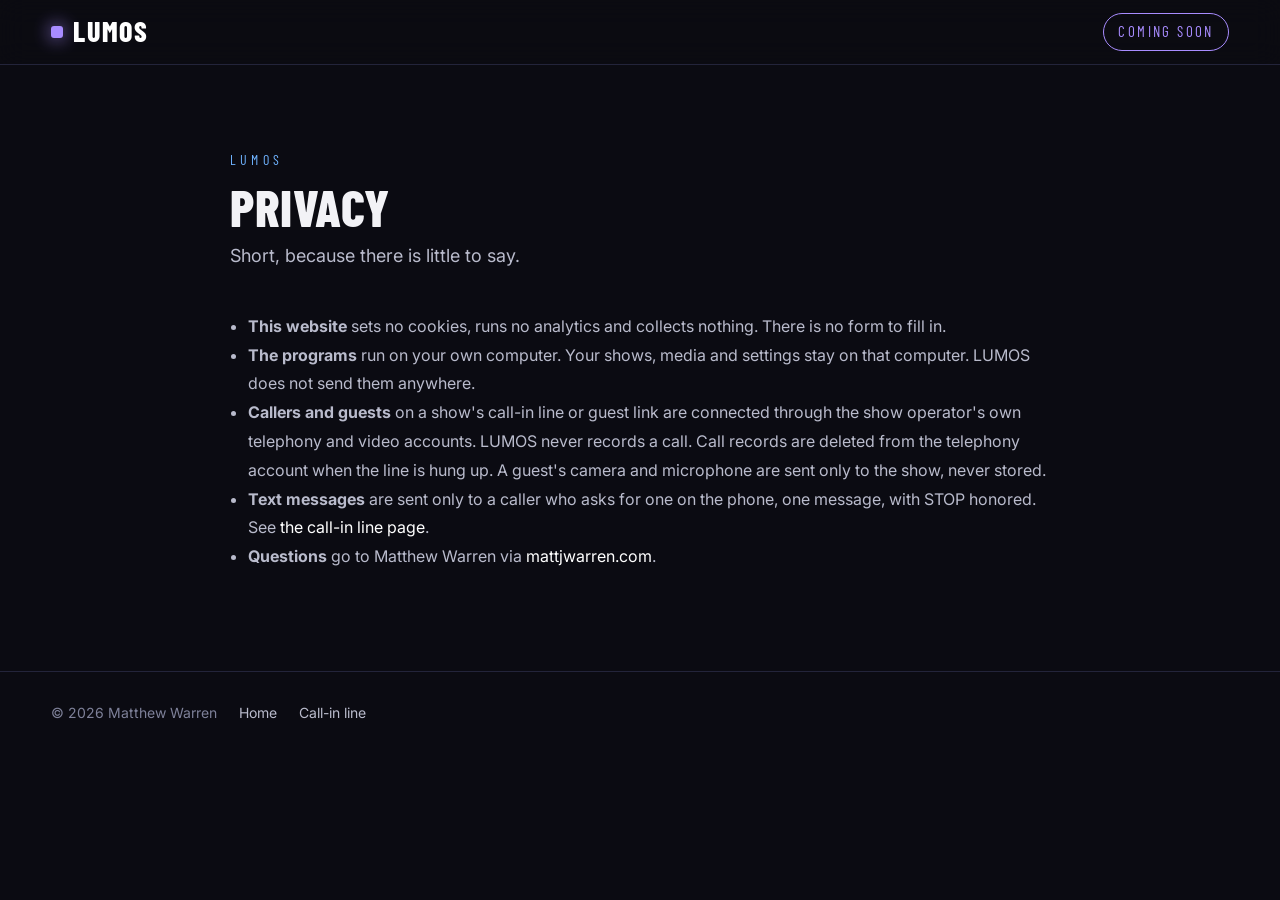
<file: privacy.html>
<!doctype html>
<html lang="en">
<head>
<meta charset="utf-8">
<meta name="viewport" content="width=device-width, initial-scale=1">
<meta name="robots" content="noindex, nofollow">
<title>LUMOS - Privacy</title>
<link href="https://fonts.googleapis.com/css2?family=Barlow+Condensed:wght@600;800&family=Inter:wght@400;600&display=swap" rel="stylesheet">
<link rel="stylesheet" href="style.css">
</head>
<body>
<nav class="nav"><div class="wrap"><a class="brand" href="index.html"><i></i>LUMOS</a><span class="spacer"></span><span class="pill">COMING SOON</span></div></nav>
<section>
  <div class="wrap" style="max-width:820px">
    <div class="eyebrow">LUMOS</div>
    <h2>Privacy</h2>
    <p class="sub">Short, because there is little to say.</p>
    <ul style="color:var(--ink2);padding-left:18px;line-height:1.8">
      <li><b>This website</b> sets no cookies, runs no analytics and collects nothing. There is no form to fill in.</li>
      <li><b>The programs</b> run on your own computer. Your shows, media and settings stay on that computer. LUMOS does not send them anywhere.</li>
      <li><b>Callers and guests</b> on a show's call-in line or guest link are connected through the show operator's own telephony and video accounts. LUMOS never records a call. Call records are deleted from the telephony account when the line is hung up. A guest's camera and microphone are sent only to the show, never stored.</li>
      <li><b>Text messages</b> are sent only to a caller who asks for one on the phone, one message, with STOP honored. See <a href="consent.html" style="color:#fff">the call-in line page</a>.</li>
      <li><b>Questions</b> go to Matthew Warren via <a href="https://www.mattjwarren.com" style="color:#fff">mattjwarren.com</a>.</li>
    </ul>
  </div>
</section>
<div class="wrap"><footer><span>&copy; 2026 Matthew Warren</span><a href="index.html">Home</a><a href="consent.html">Call-in line</a></footer></div>
</body>
</html>
</file>
<file: style.css>
/* LUMOS - coming soon. Dark chrome, one accent, big pictures. The bones are videocopilot.net's:
   a full-bleed banner, product bands, a tutorial-style grid of small write-ups. Modernised. */
:root {
  --bg: #0b0b12; --bg2: #11121a; --bg3: #171826; --line: #23243a;
  --ink: #f2f2f6; --ink2: #b9bbcc; --dim: #7e8199;
  --acc: #a88cff; --acc2: #6fb3ff; --hot: #ff4a4a;
  --font: "Inter", "Segoe UI", system-ui, sans-serif;
  --cond: "Barlow Condensed", "Arial Narrow", "Segoe UI", sans-serif;
}
* { box-sizing: border-box; }
html { scroll-behavior: smooth; }
body { margin: 0; background: var(--bg); color: var(--ink); font-family: var(--font); font-size: 16px; line-height: 1.55; -webkit-font-smoothing: antialiased; }
a { color: inherit; text-decoration: none; }
img { display: block; max-width: 100%; }
.wrap { width: min(1240px, 92vw); margin: 0 auto; }

/* nav */
.nav { position: sticky; top: 0; z-index: 50; background: rgba(11,11,18,.82); backdrop-filter: blur(14px); border-bottom: 1px solid var(--line); }
.nav .wrap { display: flex; align-items: center; height: 64px; gap: 34px; }
.brand { font-family: var(--cond); font-weight: 800; font-size: 28px; letter-spacing: .06em; color: #fff; display: flex; align-items: center; gap: 10px; }
.brand i { display: inline-block; width: 12px; height: 12px; border-radius: 3px; background: var(--acc); box-shadow: 0 0 18px var(--acc); }
.nav a.link { font-family: var(--cond); font-size: 17px; letter-spacing: .14em; color: var(--ink2); }
.nav a.link:hover { color: #fff; }
.nav .spacer { flex: 1; }
.pill { font-family: var(--cond); font-size: 15px; letter-spacing: .16em; padding: 6px 14px; border: 1px solid var(--acc); border-radius: 999px; color: var(--acc); }

/* hero */
.hero { position: relative; min-height: 640px; display: flex; align-items: center; overflow: hidden; border-bottom: 1px solid var(--line); }
.hero img.bg { position: absolute; inset: 0; width: 100%; height: 100%; object-fit: cover; object-position: 70% 50%; }
.hero:after { content: ""; position: absolute; inset: 0; background: linear-gradient(90deg, rgba(11,11,18,.96) 0%, rgba(11,11,18,.82) 34%, rgba(11,11,18,.10) 70%, rgba(11,11,18,0) 100%), linear-gradient(0deg, rgba(11,11,18,1) 0%, rgba(11,11,18,0) 26%); }
.hero .wrap { position: relative; z-index: 2; padding: 90px 0; }
.kicker { font-family: var(--cond); letter-spacing: .32em; font-size: 15px; color: var(--acc); text-transform: uppercase; margin-bottom: 14px; }
h1 { font-family: var(--cond); font-weight: 800; font-size: clamp(54px, 7vw, 104px); line-height: .92; letter-spacing: -.01em; margin: 0 0 22px; text-transform: uppercase; }
h1 span { color: var(--acc); }
.lead { max-width: 560px; font-size: 19px; color: var(--ink2); margin: 0 0 30px; }
.cta { display: inline-flex; align-items: center; gap: 12px; font-family: var(--cond); font-size: 18px; letter-spacing: .18em; padding: 13px 22px; border-radius: 6px; background: var(--acc); color: #0b0b12; font-weight: 700; }
.cta.ghost { background: transparent; color: #fff; border: 1px solid rgba(255,255,255,.35); margin-left: 12px; }
.cta:hover { filter: brightness(1.08); }

/* section chrome */
section { padding: 84px 0; border-bottom: 1px solid var(--line); }
section.alt { background: var(--bg2); }
h2 { font-family: var(--cond); font-weight: 800; font-size: clamp(36px, 4vw, 56px); line-height: 1; margin: 0 0 10px; text-transform: uppercase; letter-spacing: .01em; }
.sub { color: var(--ink2); font-size: 18px; max-width: 720px; margin: 0 0 42px; }
.eyebrow { font-family: var(--cond); letter-spacing: .3em; font-size: 14px; color: var(--acc2); text-transform: uppercase; margin-bottom: 10px; }

/* products */
.products { display: grid; grid-template-columns: 1fr 1fr; gap: 26px; }
.card { position: relative; border: 1px solid var(--line); border-radius: 14px; overflow: hidden; background: var(--bg3); min-height: 420px; display: flex; align-items: flex-end; }
.card img { position: absolute; inset: 0; width: 100%; height: 100%; object-fit: cover; transition: transform .8s ease; }
.card:hover img { transform: scale(1.04); }
.card .body { position: relative; z-index: 2; padding: 30px; width: 100%; background: linear-gradient(0deg, rgba(11,11,18,.96) 0%, rgba(11,11,18,.75) 55%, rgba(11,11,18,0) 100%); }
.card h3 { font-family: var(--cond); font-size: 40px; margin: 0 0 6px; text-transform: uppercase; letter-spacing: .02em; }
.card p { margin: 0; color: var(--ink2); max-width: 520px; }
.tag { display: inline-block; font-family: var(--cond); font-size: 13px; letter-spacing: .24em; padding: 4px 10px; border-radius: 4px; background: rgba(168,140,255,.16); color: var(--acc); margin-bottom: 12px; }

/* steps */
.steps { display: grid; grid-template-columns: repeat(4, 1fr); gap: 22px; }
.step { background: var(--bg3); border: 1px solid var(--line); border-radius: 12px; overflow: hidden; }
.step img { aspect-ratio: 16/9; object-fit: cover; width: 100%; border-bottom: 1px solid var(--line); }
.step .t { padding: 18px 20px 22px; }
.step .n { font-family: var(--cond); font-size: 15px; letter-spacing: .3em; color: var(--acc); }
.step h4 { margin: 6px 0 8px; font-family: var(--cond); font-size: 26px; text-transform: uppercase; letter-spacing: .02em; }
.step p { margin: 0; color: var(--ink2); font-size: 15px; }
kbd { font-family: var(--cond); font-size: 14px; letter-spacing: .1em; padding: 2px 8px; border: 1px solid var(--dim); border-bottom-width: 3px; border-radius: 5px; color: #fff; background: #0b0b12; }

/* big picture + copy rows */
.row { display: grid; grid-template-columns: 1.25fr 1fr; gap: 44px; align-items: center; margin-bottom: 70px; }
.row.flip { grid-template-columns: 1fr 1.25fr; }
.row.flip .pic { order: 2; }
.row:last-child { margin-bottom: 0; }
.pic { border: 1px solid var(--line); border-radius: 12px; overflow: hidden; box-shadow: 0 30px 80px rgba(0,0,0,.5); }
.row h3 { font-family: var(--cond); font-size: 40px; text-transform: uppercase; margin: 0 0 10px; line-height: 1; }
.row p { color: var(--ink2); margin: 0 0 14px; }
.row ul { margin: 0; padding-left: 18px; color: var(--ink2); }
.row li { margin: 6px 0; }

/* feature grid */
.grid { display: grid; grid-template-columns: repeat(3, 1fr); gap: 18px; }
.f { background: var(--bg3); border: 1px solid var(--line); border-radius: 12px; padding: 22px 22px 24px; }
.f b { display: block; font-family: var(--cond); font-size: 24px; text-transform: uppercase; letter-spacing: .02em; margin-bottom: 6px; }
.f p { margin: 0; color: var(--ink2); font-size: 15px; }
.f i { display: block; width: 34px; height: 4px; border-radius: 2px; background: var(--acc); margin-bottom: 14px; }

/* projection band */
.band { position: relative; min-height: 560px; display: flex; align-items: center; overflow: hidden; }
.band img.bg { position: absolute; inset: 0; width: 100%; height: 100%; object-fit: cover; object-position: 30% 50%; }
.band:after { content: ""; position: absolute; inset: 0; background: linear-gradient(270deg, rgba(11,11,18,.96) 0%, rgba(11,11,18,.85) 38%, rgba(11,11,18,.05) 72%); }
.band .wrap { position: relative; z-index: 2; display: flex; justify-content: flex-end; }
.band .copy { max-width: 540px; }

/* gallery */
.gallery { display: grid; grid-template-columns: repeat(3, 1fr); gap: 14px; }
.gallery figure { margin: 0; border: 1px solid var(--line); border-radius: 10px; overflow: hidden; background: #000; }
.gallery img { aspect-ratio: 16/9; object-fit: cover; width: 100%; }
.gallery figcaption { padding: 10px 14px; font-family: var(--cond); letter-spacing: .12em; font-size: 14px; color: var(--ink2); text-transform: uppercase; }

/* coming soon */
.soon { text-align: center; padding: 110px 0; }
.soon h2 { font-size: clamp(48px, 8vw, 120px); }
.soon p { color: var(--ink2); font-size: 18px; max-width: 640px; margin: 14px auto 0; }
footer { padding: 30px 0 50px; color: var(--dim); font-size: 14px; display: flex; gap: 22px; flex-wrap: wrap; }
footer a { color: var(--ink2); }

@media (max-width: 980px) {
  .products, .steps, .grid, .gallery { grid-template-columns: 1fr 1fr; }
  .row, .row.flip { grid-template-columns: 1fr; }
  .row.flip .pic { order: 0; }
}
@media (max-width: 640px) {
  .products, .steps, .grid, .gallery { grid-template-columns: 1fr; }
  .nav a.link { display: none; }
}

/* pills + specs (round 2) */
.pill-chip { display: inline-block; font-family: var(--cond); font-size: 15px; letter-spacing: .08em; padding: 3px 10px; border: 1.5px solid; border-radius: 999px; margin-bottom: 12px; background: #0b0b12; }
.c-red { color: #ff6b6b; border-color: #ff6b6b; } .c-blue { color: #6fb3ff; border-color: #6fb3ff; } .c-purple { color: #c9a6ff; border-color: #c9a6ff; }
.c-gold { color: #ffd23f; border-color: #ffd23f; } .c-green { color: #5fe3a1; border-color: #5fe3a1; }
.grid.pills { grid-template-columns: repeat(5, 1fr); }
.grid.pills .f { padding: 18px 16px 20px; } .grid.pills .f p { font-size: 14px; }
.specs { display: grid; grid-template-columns: repeat(4, 1fr); gap: 16px; }
.spec { background: var(--bg3); border: 1px solid var(--line); border-radius: 12px; padding: 20px; }
.spec b { display: block; font-family: var(--cond); font-size: 20px; text-transform: uppercase; letter-spacing: .06em; color: var(--acc); margin-bottom: 6px; }
.spec p { margin: 0; color: var(--ink2); font-size: 14.5px; }
@media (max-width: 980px) { .grid.pills { grid-template-columns: repeat(2, 1fr); } .specs { grid-template-columns: 1fr 1fr; } }
@media (max-width: 640px) { .grid.pills, .specs { grid-template-columns: 1fr; } }

/* record + stream (round 3) */
.plats { display: flex; flex-wrap: wrap; gap: 8px; margin: 6px 0 16px; }
.plats span { font-family: var(--cond); font-size: 15px; letter-spacing: .08em; padding: 5px 12px; border-radius: 999px; border: 1px solid var(--line); background: var(--bg3); color: var(--ink); }
#live .row .pic { box-shadow: 0 20px 60px rgba(0,0,0,.55); }
a.f { display: block; } a.f:hover { border-color: var(--acc); }

/* who it is for (round 4) */
.for { display: grid; grid-template-columns: repeat(5, 1fr); gap: 14px; }
.who { display: block; position: relative; border: 1px solid var(--line); border-radius: 12px; overflow: hidden; background: var(--bg3); min-height: 330px; }
.who img { position: absolute; inset: 0; width: 100%; height: 100%; object-fit: cover; transition: transform .8s ease; }
.who:hover img { transform: scale(1.05); }
.who .body { position: absolute; left: 0; right: 0; bottom: 0; padding: 18px; background: linear-gradient(0deg, rgba(11,11,18,.97) 0%, rgba(11,11,18,.8) 60%, rgba(11,11,18,0) 100%); }
.who b { display: block; font-family: var(--cond); font-size: 28px; text-transform: uppercase; letter-spacing: .02em; margin-bottom: 4px; }
.who p { margin: 0; color: var(--ink2); font-size: 14px; }
@media (max-width: 980px) { .for { grid-template-columns: repeat(2, 1fr); } }
@media (max-width: 640px) { .for { grid-template-columns: 1fr; } }

/* statement band + training (round 5) */
.state { background: linear-gradient(180deg, var(--bg2) 0%, var(--bg) 100%); padding: 96px 0; }
.state h2.big { font-size: clamp(44px, 6vw, 88px); line-height: .95; }
.state h2.big span { color: var(--acc); }
.drops { display: grid; grid-template-columns: repeat(4, 1fr); gap: 16px; margin-top: 40px; }
.drops div { border-left: 3px solid var(--acc); padding: 4px 0 4px 18px; }
.drops b { display: block; font-family: var(--cond); font-size: 24px; text-transform: uppercase; letter-spacing: .04em; margin-bottom: 4px; }
.drops p { margin: 0; color: var(--ink2); font-size: 15px; }
.training { font-family: var(--cond); font-weight: 800; font-size: clamp(26px, 3vw, 40px); letter-spacing: .2em; color: var(--acc); margin: 44px auto 0 !important; }
@media (max-width: 980px) { .drops { grid-template-columns: 1fr 1fr; } }
@media (max-width: 640px) { .drops { grid-template-columns: 1fr; } }

/* six programs, six CD cases (round 8) */
.cases { display: grid; grid-template-columns: repeat(6, 1fr); gap: 18px; }
.case { display: block; text-align: center; }
.case img { width: 100%; aspect-ratio: 4/5; object-fit: cover; border-radius: 10px; border: 1px solid var(--line); background: #000; transition: transform .5s ease, box-shadow .5s ease; }
.case:hover img { transform: translateY(-6px); box-shadow: 0 24px 50px rgba(0,0,0,.6); }
.case b { display: block; font-family: var(--cond); font-size: 20px; text-transform: uppercase; letter-spacing: .04em; margin: 14px 0 4px; line-height: 1.1; }
.case p { margin: 0; color: var(--ink2); font-size: 13.5px; }
@media (max-width: 1100px) { .cases { grid-template-columns: repeat(3, 1fr); } }
@media (max-width: 640px) { .cases { grid-template-columns: repeat(2, 1fr); } }

/* four rooms + two minis (round 9) */
.products.four { grid-template-columns: 1fr 1fr; }
.products.minis { grid-template-columns: 1fr 1fr; margin-top: 26px; }
.card.mini { min-height: 240px; }
.card.mini h3 { font-size: 30px; }

/* the nav has nine items now: keep every one on a single line */
.nav .wrap { gap: 22px; }
.nav a.link { white-space: nowrap; font-size: 15px; letter-spacing: .1em; }
.pill { white-space: nowrap; }
@media (max-width: 1180px) { .nav a.link { font-size: 14px; letter-spacing: .06em; } .nav .wrap { gap: 16px; } }

/* by the numbers (round 10) */
.stats { display: grid; grid-template-columns: repeat(6, 1fr); gap: 14px; margin: -10px 0 60px; }
.stats div { background: var(--bg3); border: 1px solid var(--line); border-radius: 12px; padding: 18px 16px; }
.stats b { display: block; font-family: var(--cond); font-weight: 800; font-size: 54px; line-height: 1; color: var(--acc); }
.stats span { display: block; color: var(--ink2); font-size: 13.5px; margin-top: 8px; line-height: 1.4; }
@media (max-width: 980px) { .stats { grid-template-columns: repeat(3, 1fr); } }
@media (max-width: 640px) { .stats { grid-template-columns: repeat(2, 1fr); } }
</file>
